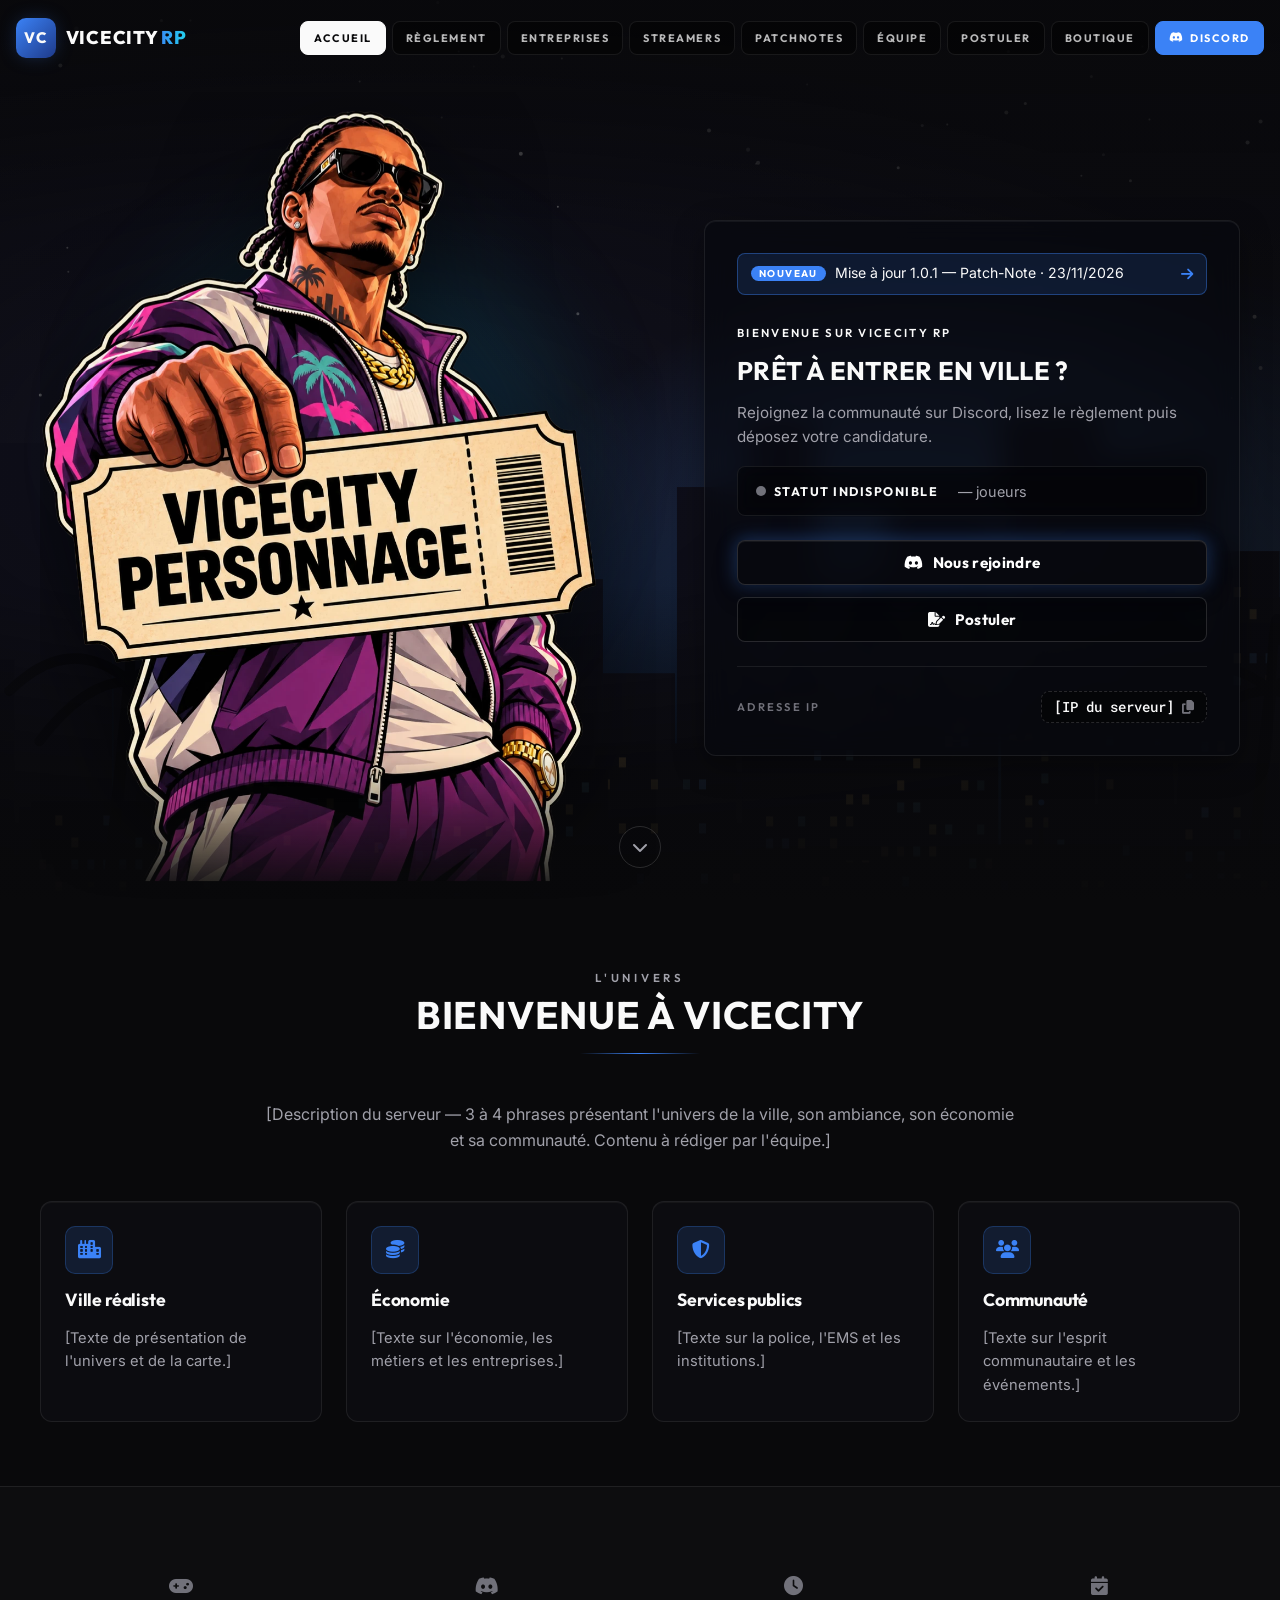
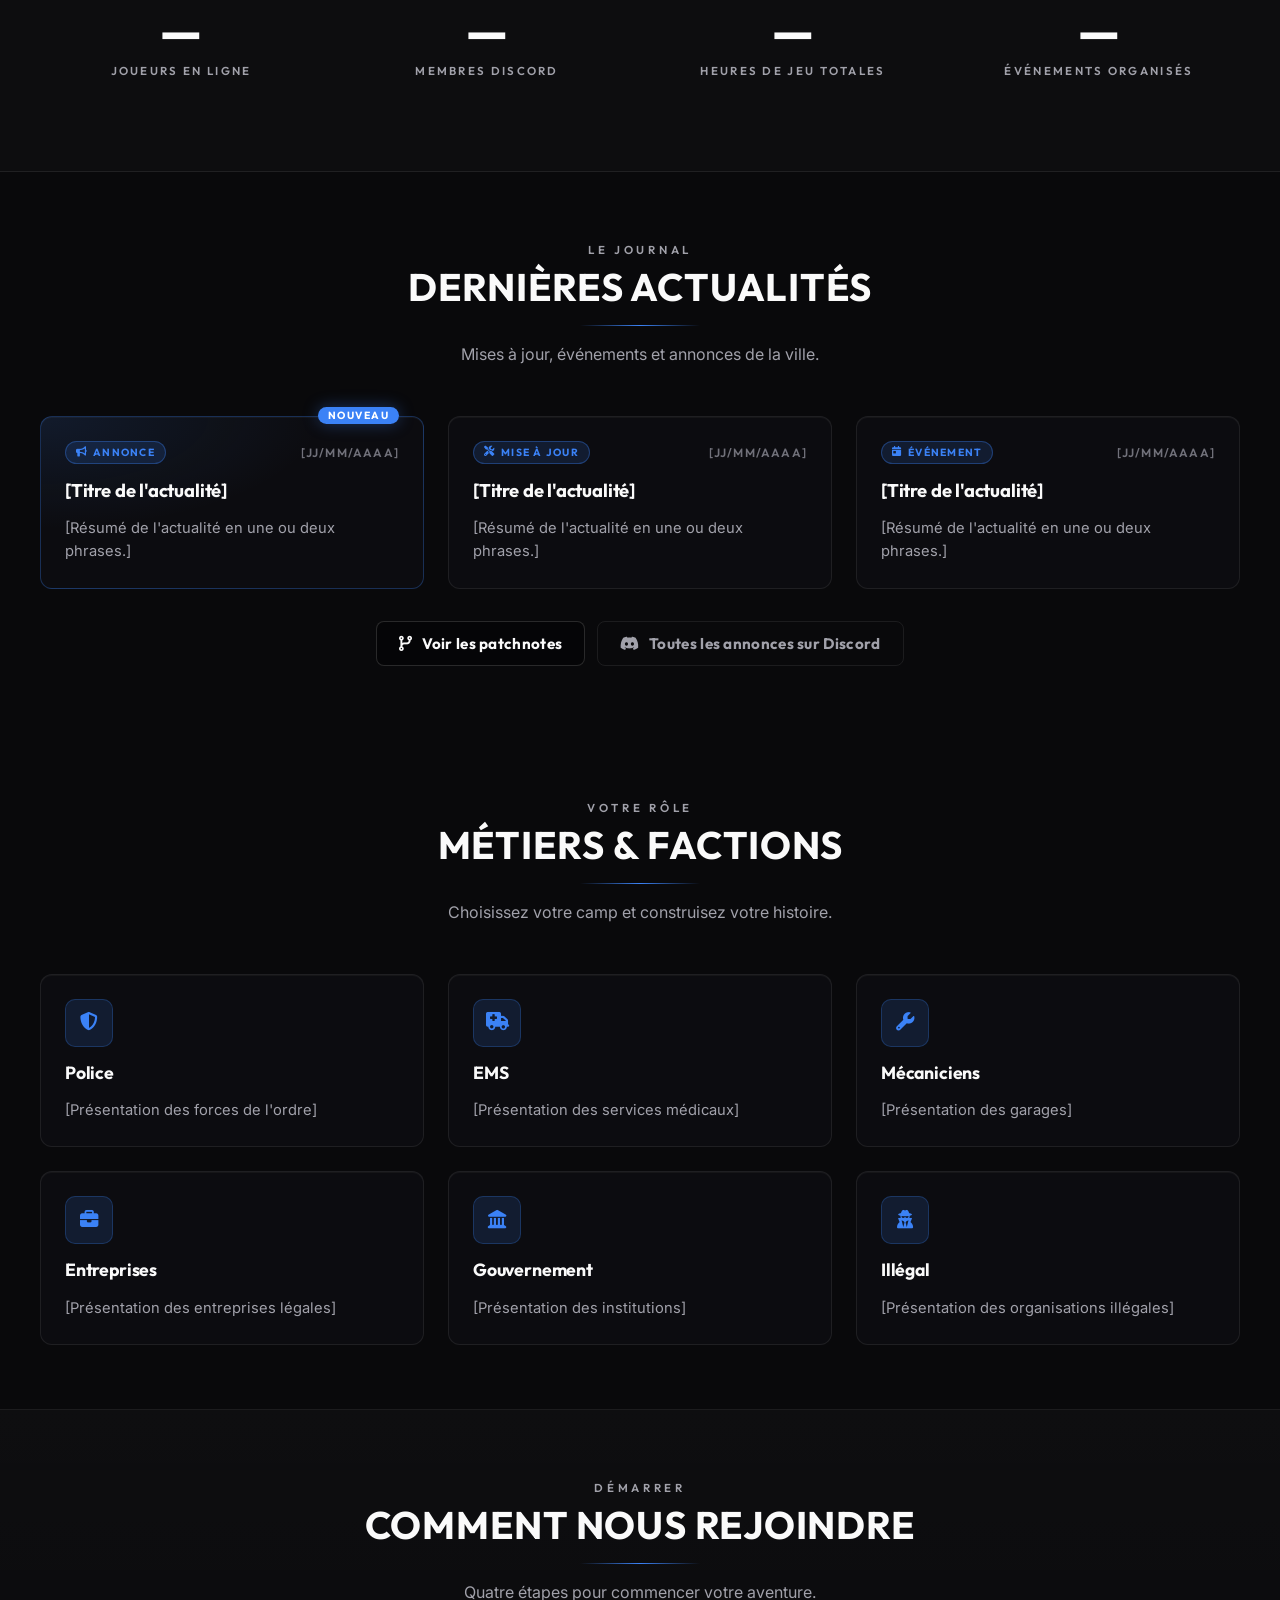
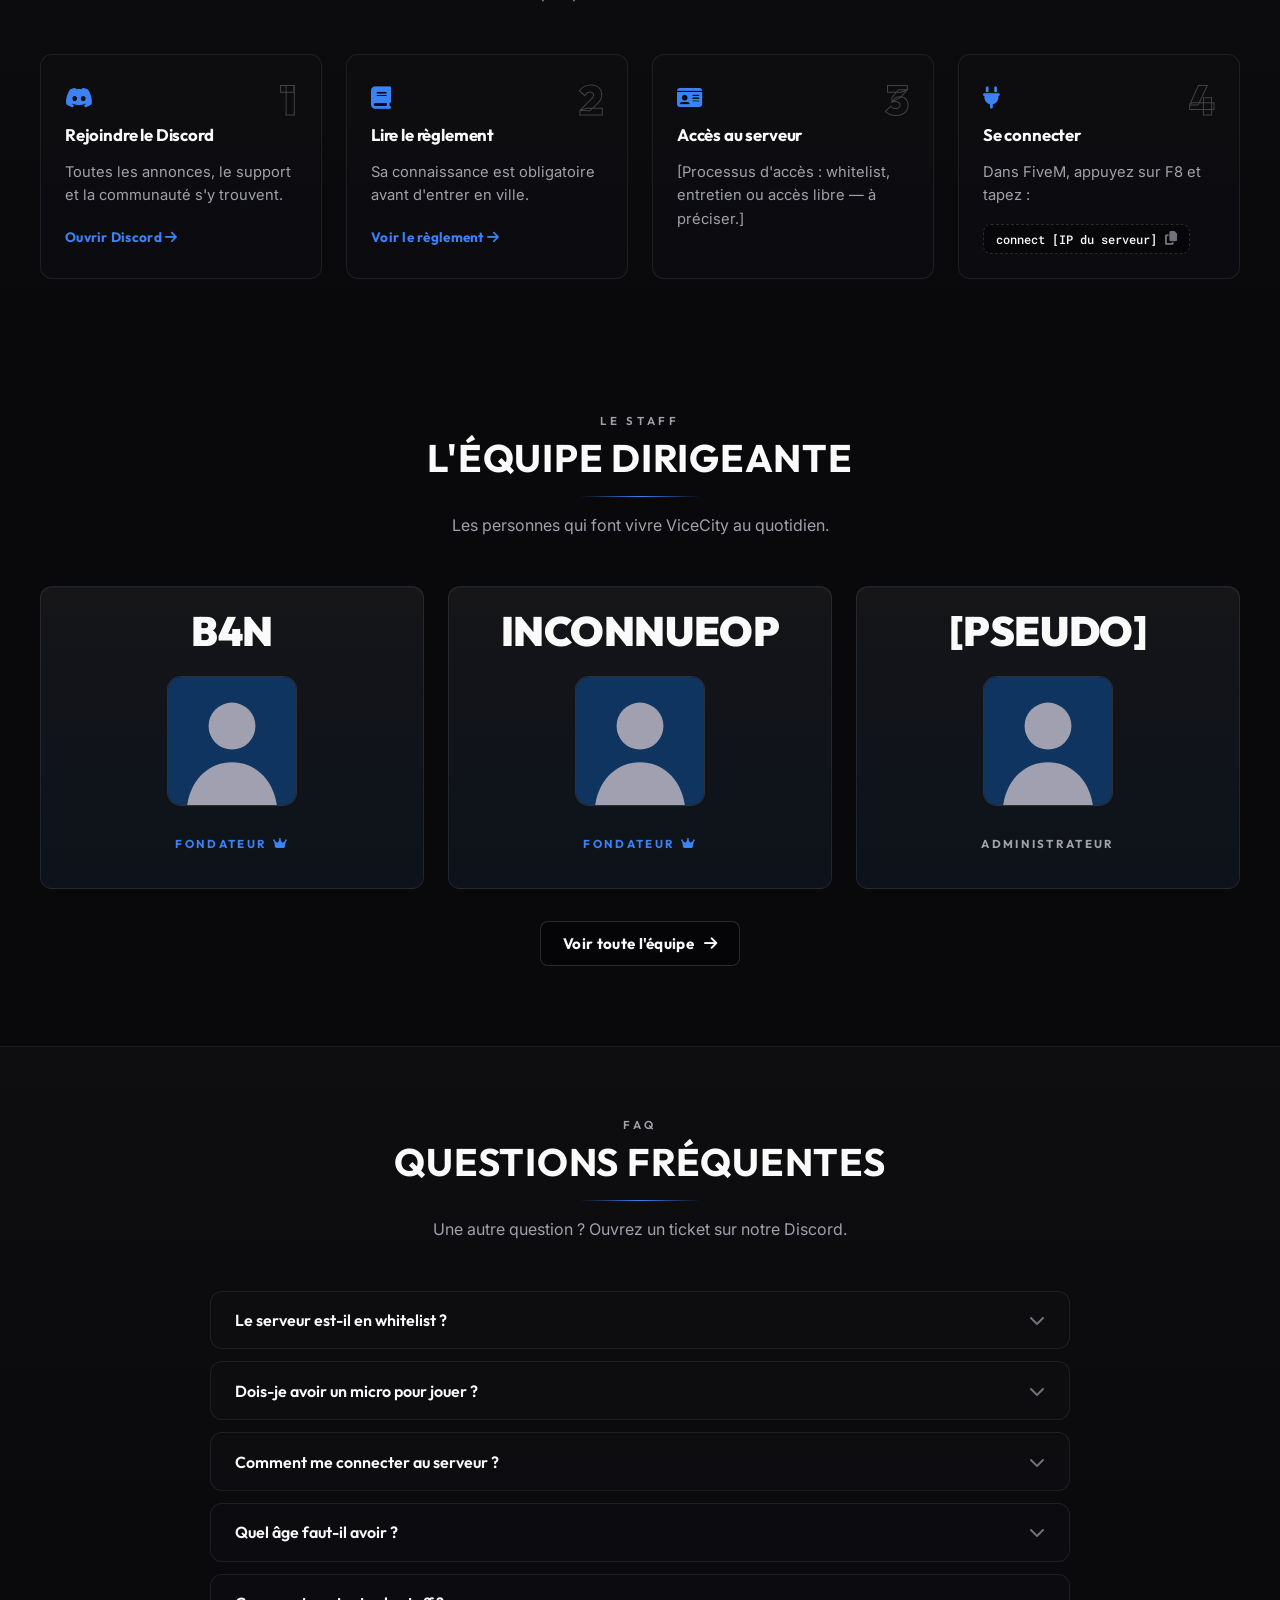
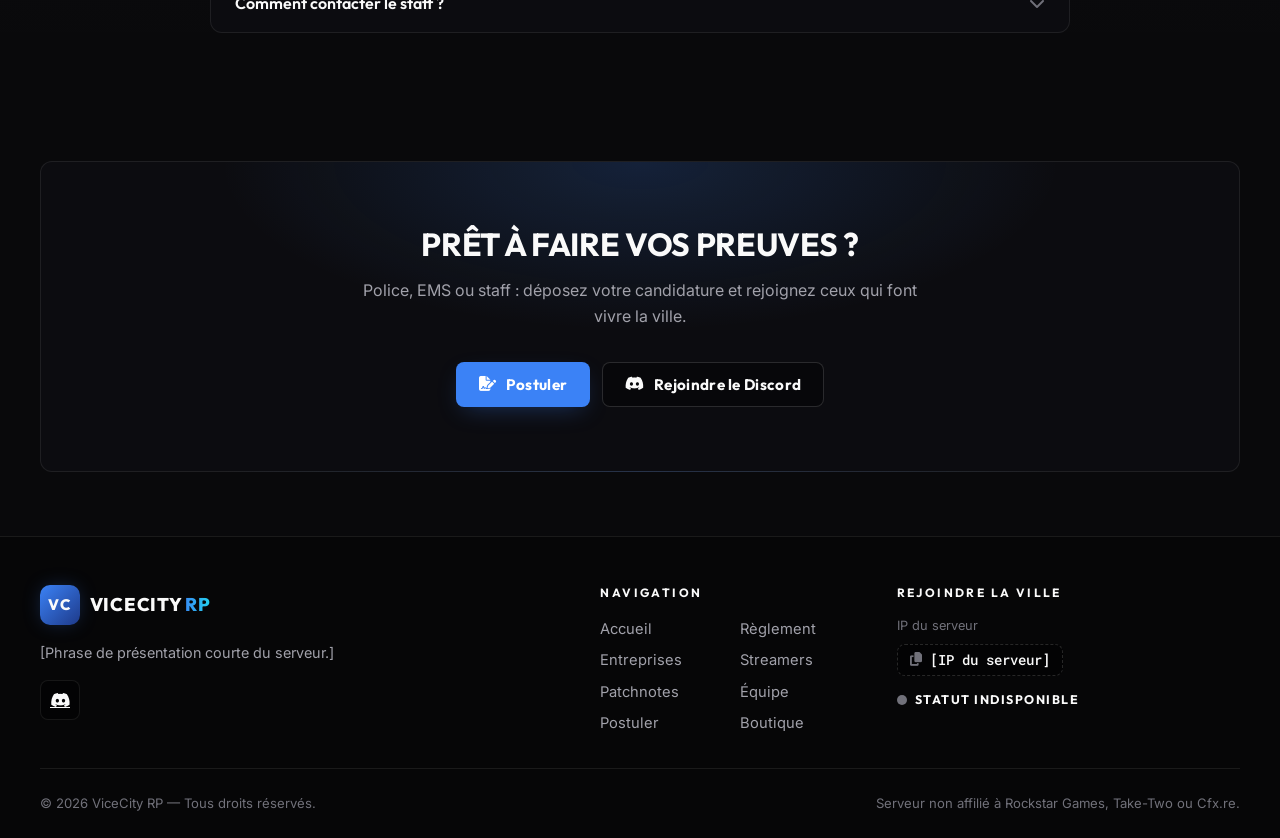
<file: index.html>
<!DOCTYPE html>
<html lang="fr">
<head>
  <meta charset="UTF-8">
  <meta name="viewport" content="width=device-width, initial-scale=1.0">
  <title>ViceCity RP - Serveur FiveM Roleplay</title>
  <meta name="description" content="Rejoignez ViceCity RP, un serveur FiveM roleplay sérieux et immersif. Postulez dès maintenant !">
  <meta name="theme-color" content="#3b82f6">
  <meta property="og:type" content="website">
  <meta property="og:site_name" content="ViceCity RP">
  <meta property="og:title" content="ViceCity RP - Serveur FiveM Roleplay">
  <meta property="og:description" content="Rejoignez ViceCity RP, un serveur FiveM roleplay sérieux et immersif. Postulez dès maintenant !">
  <meta property="og:url" content="https://dx-de.github.io/vicecity-site/">
  <meta property="og:image" content="https://dx-de.github.io/vicecity-site/img/hero-personnage.webp">
  <meta property="og:image:alt" content="Personnage de ViceCity RP tendant un ticket « ViceCity Personnage »">
  <meta name="twitter:card" content="summary">
  <link rel="icon" href="img/favicon.svg" type="image/svg+xml">
  <link rel="preconnect" href="https://fonts.googleapis.com">
  <link rel="preconnect" href="https://fonts.gstatic.com" crossorigin>
  <link href="https://fonts.googleapis.com/css2?family=Inter:wght@400;500;600;700&family=Outfit:wght@500;600;700;800;900&family=Roboto+Mono:wght@500&display=swap" rel="stylesheet">
  <link rel="stylesheet" href="https://cdnjs.cloudflare.com/ajax/libs/font-awesome/6.5.2/css/all.min.css" crossorigin="anonymous" referrerpolicy="no-referrer">
  <link rel="stylesheet" href="css/style.css?v=mwtkqdcs">
  <script>document.documentElement.classList.add("js");</script>
</head>
<body class="home">
  <a class="skip-link" href="#main">Aller au contenu</a>
  <header class="site-header">
    <nav class="nav container" aria-label="Navigation principale">
      <a class="logo" href="index.html" aria-label="ViceCity RP — Accueil">
        <span class="logo-mark" aria-hidden="true">VC</span>
        <span>ViceCity<span class="rp"> RP</span></span>
      </a>
      <button class="nav-toggle" aria-label="Ouvrir le menu" aria-expanded="false" aria-controls="nav-links"><i class="fa-solid fa-bars" aria-hidden="true"></i></button>
      <ul class="nav-links" id="nav-links">
          <li><a href="index.html" aria-current="page">Accueil</a></li>
          <li><a href="reglement.html">Règlement</a></li>
          <li><a href="entreprises.html">Entreprises</a></li>
          <li><a href="streamers.html">Streamers</a></li>
          <li><a href="patchnotes.html">Patchnotes</a></li>
          <li><a href="equipe.html">Équipe</a></li>
          <li><a href="postuler.html">Postuler</a></li>
          <li><a href="boutique.html">Boutique</a></li>
          <li class="nav-cta"><a data-discord href="#"><i class="fa-brands fa-discord" aria-hidden="true"></i> Discord</a></li>
      </ul>
    </nav>
  </header>

  <main id="main">
    <section class="hero" aria-labelledby="hero-title">
      <img class="hero-bg" src="img/hero-placeholder.svg" alt="Illustration placeholder : skyline d'une ville côtière de nuit avec palmiers" fetchpriority="high">
      <div class="container hero-grid">
        <div class="hero-art">
          <img class="hero-character" src="img/hero-personnage.webp" width="1122" height="1402" fetchpriority="high"
               alt="Personnage de ViceCity en survêtement violet tendant un ticket « ViceCity Personnage »">
        </div>
        <aside class="hero-panel" aria-labelledby="hero-title">
          <h1 id="hero-title" class="sr-only">ViceCity RP — Serveur FiveM Roleplay</h1>
          <a class="latest-patch" href="patchnotes.html" data-latest-patch hidden><span class="lp-tag">Nouveau</span> <span data-latest-text></span> <i class="fa-solid fa-arrow-right" aria-hidden="true"></i></a>
          <span class="eyebrow">Bienvenue sur ViceCity RP</span>
          <h2 class="panel-title">Prêt à entrer en ville ?</h2>
          <p>Rejoignez la communauté sur Discord, lisez le règlement puis déposez votre candidature.</p>
          <div class="status-card">
            <span class="status" data-status data-state="loading"><span class="status-dot" aria-hidden="true"></span><span class="status-label">Chargement...</span></span>
            <span class="status-meta" data-players>— joueurs</span>
            <div class="players-bar" aria-hidden="true"><span data-players-bar></span></div>
          </div>
          <div class="btn-group">
            <a class="btn btn-glow" data-discord href="#"><i class="fa-brands fa-discord" aria-hidden="true"></i> Nous rejoindre</a>
            <p class="discord-live" data-discord-live hidden><span class="live-dot" aria-hidden="true"></span> <span data-discord-online>0</span> en ligne · <span data-discord-members>0</span> membres sur Discord</p>
            <a class="btn btn-secondary" href="postuler.html"><i class="fa-solid fa-file-signature" aria-hidden="true"></i> Postuler</a>
            <a class="btn btn-primary" data-connect href="#" hidden><i class="fa-solid fa-play" aria-hidden="true"></i> Se connecter</a>
          </div>
          <div class="panel-ip">
            <span>Adresse IP</span>
            <button class="copy-ip" data-copy-ip type="button" aria-label="Copier l'adresse IP du serveur"><span data-ip></span> <i class="fa-solid fa-copy" aria-hidden="true"></i></button>
          </div>
        </aside>
      </div>
      <a class="scroll-hint" href="#about" aria-label="Défiler vers la présentation"><i class="fa-solid fa-chevron-down" aria-hidden="true"></i></a>
    </section>

    <section class="section" id="about" aria-labelledby="about-title">
      <div class="container">
        <div class="section-title reveal">
          <span class="eyebrow">L'univers</span>
          <h2 id="about-title">Bienvenue à ViceCity</h2>
        </div>
        <p class="about-text reveal">[Description du serveur — 3 à 4 phrases présentant l'univers de la ville, son ambiance, son économie et sa communauté. Contenu à rédiger par l'équipe.]</p>
        <div class="grid grid-4">
          <article class="card feature reveal">
            <div class="feature-icon"><i class="fa-solid fa-city" aria-hidden="true"></i></div>
            <h3>Ville réaliste</h3>
            <p>[Texte de présentation de l'univers et de la carte.]</p>
          </article>
          <article class="card feature reveal">
            <div class="feature-icon"><i class="fa-solid fa-coins" aria-hidden="true"></i></div>
            <h3>Économie</h3>
            <p>[Texte sur l'économie, les métiers et les entreprises.]</p>
          </article>
          <article class="card feature reveal">
            <div class="feature-icon"><i class="fa-solid fa-shield-halved" aria-hidden="true"></i></div>
            <h3>Services publics</h3>
            <p>[Texte sur la police, l'EMS et les institutions.]</p>
          </article>
          <article class="card feature reveal">
            <div class="feature-icon"><i class="fa-solid fa-users" aria-hidden="true"></i></div>
            <h3>Communauté</h3>
            <p>[Texte sur l'esprit communautaire et les événements.]</p>
          </article>
        </div>
      </div>
    </section>

    <section class="stats-band" aria-labelledby="stats-title">
      <div class="container section">
        <h2 id="stats-title" class="sr-only">Statistiques du serveur</h2>
        <div class="grid grid-4">
          <div class="stat reveal"><i class="fa-solid fa-gamepad" aria-hidden="true"></i><span class="stat-value" data-stat="players">—</span><span class="stat-label">Joueurs en ligne</span></div>
          <div class="stat reveal"><i class="fa-brands fa-discord" aria-hidden="true"></i><span class="stat-value" data-stat="discordMembers">—</span><span class="stat-label">Membres Discord</span></div>
          <div class="stat reveal"><i class="fa-solid fa-clock" aria-hidden="true"></i><span class="stat-value" data-stat="totalHours">—</span><span class="stat-label">Heures de jeu totales</span></div>
          <div class="stat reveal"><i class="fa-solid fa-calendar-check" aria-hidden="true"></i><span class="stat-value" data-stat="events">—</span><span class="stat-label">Événements organisés</span></div>
        </div>
      </div>
    </section>

    <section class="section" aria-labelledby="news-title">
      <div class="container">
        <div class="section-title reveal">
          <span class="eyebrow">Le journal</span>
          <h2 id="news-title">Dernières actualités</h2>
          <p>Mises à jour, événements et annonces de la ville.</p>
        </div>
        <div class="grid grid-3" data-news><div class="state"><div class="spinner" aria-hidden="true"></div>Chargement...</div></div>
        <div class="btn-group center-group mt">
          <a class="btn btn-secondary" href="patchnotes.html"><i class="fa-solid fa-code-branch" aria-hidden="true"></i> Voir les patchnotes</a>
          <a class="btn btn-ghost" data-discord href="#"><i class="fa-brands fa-discord" aria-hidden="true"></i> Toutes les annonces sur Discord</a>
        </div>
      </div>
    </section>

    <section class="section" aria-labelledby="jobs-title">
      <div class="container">
        <div class="section-title reveal">
          <span class="eyebrow">Votre rôle</span>
          <h2 id="jobs-title">Métiers & factions</h2>
          <p>Choisissez votre camp et construisez votre histoire.</p>
        </div>
        <div class="grid grid-3" data-jobs><div class="state"><div class="spinner" aria-hidden="true"></div>Chargement...</div></div>
      </div>
    </section>

    <section class="section section-alt" aria-labelledby="join-title">
      <div class="container">
        <div class="section-title reveal">
          <span class="eyebrow">Démarrer</span>
          <h2 id="join-title">Comment nous rejoindre</h2>
          <p>Quatre étapes pour commencer votre aventure.</p>
        </div>
        <ol class="steps">
          <li class="step reveal">
            <span class="step-num" aria-hidden="true">1</span>
            <i class="fa-brands fa-discord step-icon" aria-hidden="true"></i>
            <h3>Rejoindre le Discord</h3>
            <p>Toutes les annonces, le support et la communauté s'y trouvent.</p>
            <a class="step-link" data-discord href="#">Ouvrir Discord <i class="fa-solid fa-arrow-right" aria-hidden="true"></i></a>
          </li>
          <li class="step reveal">
            <span class="step-num" aria-hidden="true">2</span>
            <i class="fa-solid fa-book step-icon" aria-hidden="true"></i>
            <h3>Lire le règlement</h3>
            <p>Sa connaissance est obligatoire avant d'entrer en ville.</p>
            <a class="step-link" href="reglement.html">Voir le règlement <i class="fa-solid fa-arrow-right" aria-hidden="true"></i></a>
          </li>
          <li class="step reveal">
            <span class="step-num" aria-hidden="true">3</span>
            <i class="fa-solid fa-id-card step-icon" aria-hidden="true"></i>
            <h3>Accès au serveur</h3>
            <p>[Processus d'accès : whitelist, entretien ou accès libre — à préciser.]</p>
          </li>
          <li class="step reveal">
            <span class="step-num" aria-hidden="true">4</span>
            <i class="fa-solid fa-plug step-icon" aria-hidden="true"></i>
            <h3>Se connecter</h3>
            <p>Dans FiveM, appuyez sur F8 et tapez :</p>
            <button class="copy-ip step-code" data-copy-connect type="button" aria-label="Copier la commande de connexion"><code data-connect-cmd>connect [IP du serveur]</code> <i class="fa-solid fa-copy" aria-hidden="true"></i></button>
          </li>
        </ol>
      </div>
    </section>

    <section class="section" aria-labelledby="team-title">
      <div class="container">
        <div class="section-title reveal">
          <span class="eyebrow">Le staff</span>
          <h2 id="team-title">L'équipe dirigeante</h2>
          <p>Les personnes qui font vivre ViceCity au quotidien.</p>
        </div>
        <div class="grid grid-3" data-team="featured"><div class="state"><div class="spinner" aria-hidden="true"></div>Chargement...</div></div>
        <p class="center mt"><a class="btn btn-secondary" href="equipe.html">Voir toute l'équipe <i class="fa-solid fa-arrow-right" aria-hidden="true"></i></a></p>
      </div>
    </section>

    <section class="section" aria-labelledby="discord-title" data-discord-section hidden>
      <div class="container">
        <div class="discord-card reveal">
          <img class="discord-icon" data-discord-icon src="img/favicon.svg" alt="" width="96" height="96">
          <div class="discord-info">
            <span class="eyebrow">Rejoins la communauté</span>
            <h2 id="discord-title" data-discord-name>ViceCity RP</h2>
            <p class="discord-counts">
              <span><span class="live-dot" aria-hidden="true"></span> <strong data-discord-online>0</strong> en ligne</span>
              <span><span class="dot-grey" aria-hidden="true"></span> <strong data-discord-members>0</strong> membres</span>
            </p>
            <p class="muted">Annonces, recrutements, support et patchnotes : tout se passe sur le Discord.</p>
          </div>
          <a class="btn btn-primary discord-join" data-discord href="#"><i class="fa-brands fa-discord" aria-hidden="true"></i> Rejoindre le Discord</a>
        </div>
      </div>
    </section>

    <section class="section section-alt" aria-labelledby="faq-title">
      <div class="container">
        <div class="section-title reveal">
          <span class="eyebrow">FAQ</span>
          <h2 id="faq-title">Questions fréquentes</h2>
          <p>Une autre question ? Ouvrez un ticket sur notre Discord.</p>
        </div>
        <div class="accordion" data-faq><div class="state"><div class="spinner" aria-hidden="true"></div>Chargement...</div></div>
      </div>
    </section>

    <section class="section" aria-labelledby="cta-title">
      <div class="container">
        <div class="cta reveal">
          <h2 id="cta-title">Prêt à faire vos preuves ?</h2>
          <p>Police, EMS ou staff : déposez votre candidature et rejoignez ceux qui font vivre la ville.</p>
          <div class="btn-group center-group">
            <a class="btn btn-primary" href="postuler.html"><i class="fa-solid fa-file-signature" aria-hidden="true"></i> Postuler</a>
            <a class="btn btn-secondary" data-discord href="#"><i class="fa-brands fa-discord" aria-hidden="true"></i> Rejoindre le Discord</a>
          </div>
        </div>
      </div>
    </section>
  </main>

  <footer class="site-footer">
    <div class="container footer-grid">
      <div class="footer-brand">
        <a class="logo" href="index.html" aria-label="ViceCity RP — Accueil">
          <span class="logo-mark" aria-hidden="true">VC</span>
          <span>ViceCity<span class="rp"> RP</span></span>
        </a>
        <p>[Phrase de présentation courte du serveur.]</p>
        <div class="social">
          <a data-discord href="#" aria-label="Rejoindre notre Discord"><i class="fa-brands fa-discord" aria-hidden="true"></i></a>
        </div>
      </div>
      <nav aria-label="Liens du pied de page">
        <h2 class="footer-title">Navigation</h2>
        <ul class="footer-links"><li><a href="index.html">Accueil</a></li><li><a href="reglement.html">Règlement</a></li><li><a href="entreprises.html">Entreprises</a></li><li><a href="streamers.html">Streamers</a></li><li><a href="patchnotes.html">Patchnotes</a></li><li><a href="equipe.html">Équipe</a></li><li><a href="postuler.html">Postuler</a></li><li><a href="boutique.html">Boutique</a></li></ul>
      </nav>
      <div>
        <h2 class="footer-title">Rejoindre la ville</h2>
        <p class="footer-ip">IP du serveur</p>
        <button class="copy-ip copy-ip-lg" data-copy-ip type="button" aria-label="Copier l'adresse IP du serveur"><i class="fa-solid fa-copy" aria-hidden="true"></i> <span data-ip>[IP du serveur]</span></button>
        <p class="status footer-status" data-status data-state="loading"><span class="status-dot" aria-hidden="true"></span><span class="status-label">Chargement...</span></p>
      </div>
    </div>
    <div class="container footer-bottom">
      <p>&copy; <span data-year></span> ViceCity RP — Tous droits réservés.</p>
      <p>Serveur non affilié à Rockstar Games, Take-Two ou Cfx.re.</p>
    </div>
  </footer>

  <button class="back-to-top" type="button" aria-label="Retour en haut de la page"><i class="fa-solid fa-arrow-up" aria-hidden="true"></i></button>

  <!-- patchnotes.js est mis à jour par Embed Sender : on le charge toujours frais (jamais depuis le cache) -->
  <script>document.write('<script src="js/patchnotes.js?t=' + Date.now() + '"><\/script>');</script>
  <script src="js/data.js?v=mwtkqdcs"></script>
  <script src="js/main.js?v=mwtkqdcs"></script>
</body>
</html>
</file>
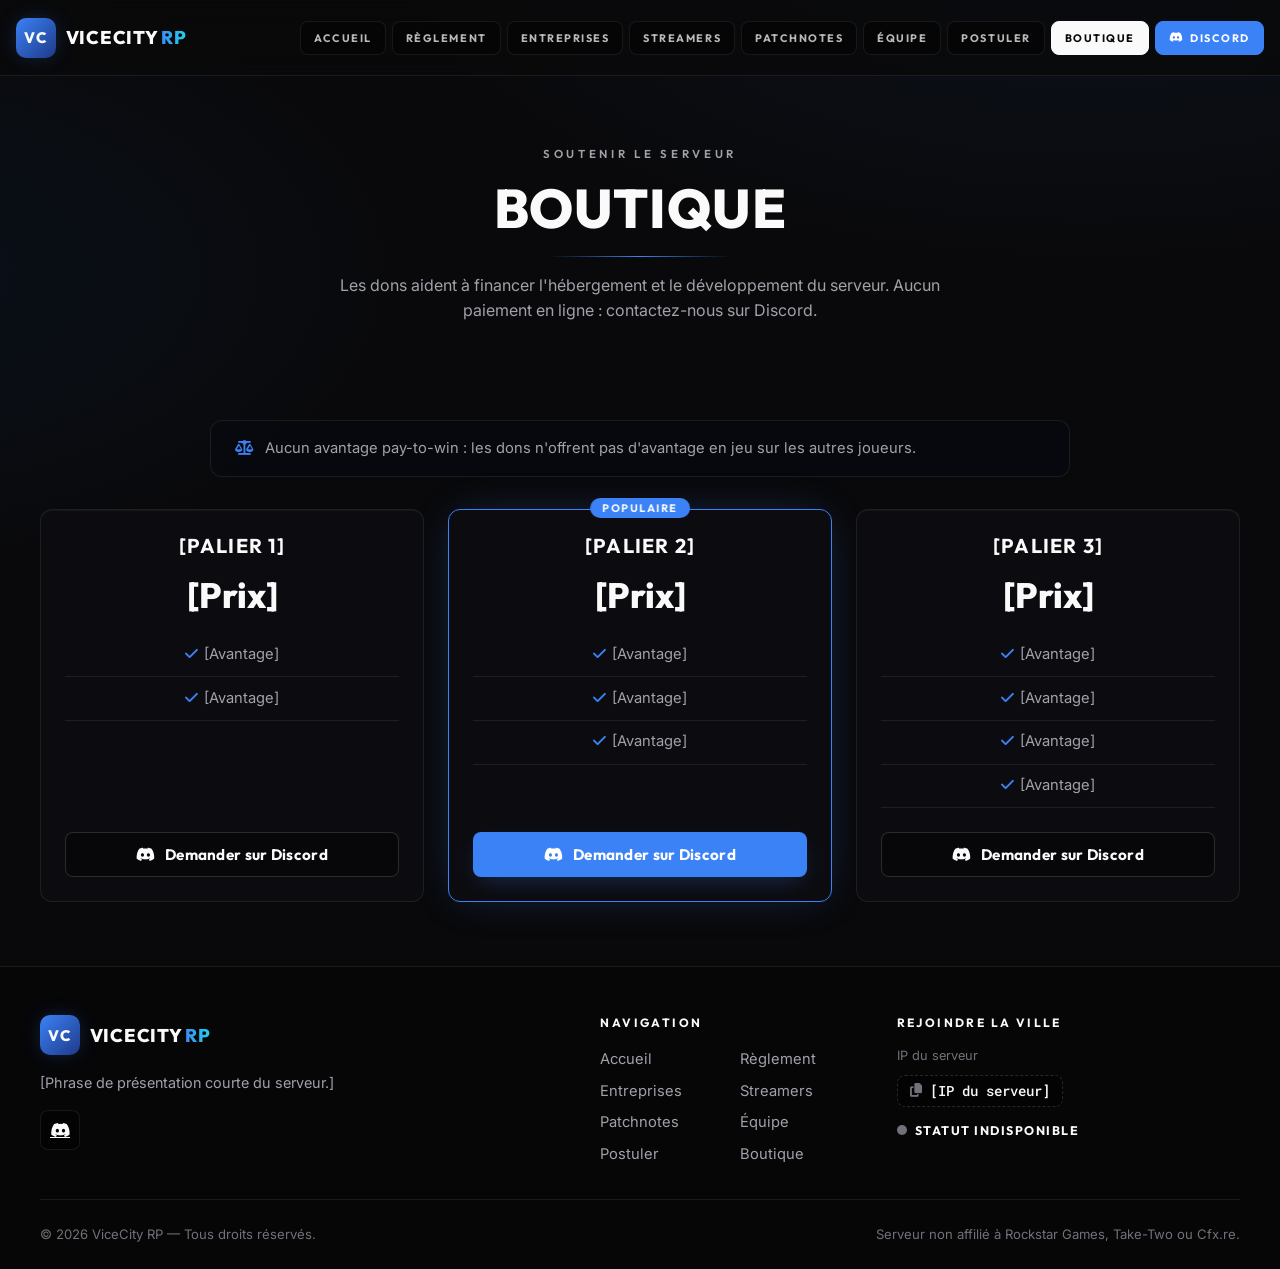
<file: boutique.html>
<!DOCTYPE html>
<html lang="fr">
<head>
  <meta charset="UTF-8">
  <meta name="viewport" content="width=device-width, initial-scale=1.0">
  <title>Boutique - ViceCity RP</title>
  <meta name="description" content="Les avantages donateurs de ViceCity RP.">
  <meta name="theme-color" content="#3b82f6">
  <meta property="og:type" content="website">
  <meta property="og:site_name" content="ViceCity RP">
  <meta property="og:title" content="Boutique - ViceCity RP">
  <meta property="og:description" content="Les avantages donateurs de ViceCity RP.">
  <meta property="og:url" content="https://dx-de.github.io/vicecity-site/boutique.html">
  <meta property="og:image" content="https://dx-de.github.io/vicecity-site/img/hero-personnage.webp">
  <meta property="og:image:alt" content="Personnage de ViceCity RP tendant un ticket « ViceCity Personnage »">
  <meta name="twitter:card" content="summary">
  <link rel="icon" href="img/favicon.svg" type="image/svg+xml">
  <link rel="preconnect" href="https://fonts.googleapis.com">
  <link rel="preconnect" href="https://fonts.gstatic.com" crossorigin>
  <link href="https://fonts.googleapis.com/css2?family=Inter:wght@400;500;600;700&family=Outfit:wght@500;600;700;800;900&family=Roboto+Mono:wght@500&display=swap" rel="stylesheet">
  <link rel="stylesheet" href="https://cdnjs.cloudflare.com/ajax/libs/font-awesome/6.5.2/css/all.min.css" crossorigin="anonymous" referrerpolicy="no-referrer">
  <link rel="stylesheet" href="css/style.css?v=mwtkqdcs">
  <script>document.documentElement.classList.add("js");</script>
</head>
<body>
  <a class="skip-link" href="#main">Aller au contenu</a>
  <header class="site-header">
    <nav class="nav container" aria-label="Navigation principale">
      <a class="logo" href="index.html" aria-label="ViceCity RP — Accueil">
        <span class="logo-mark" aria-hidden="true">VC</span>
        <span>ViceCity<span class="rp"> RP</span></span>
      </a>
      <button class="nav-toggle" aria-label="Ouvrir le menu" aria-expanded="false" aria-controls="nav-links"><i class="fa-solid fa-bars" aria-hidden="true"></i></button>
      <ul class="nav-links" id="nav-links">
          <li><a href="index.html">Accueil</a></li>
          <li><a href="reglement.html">Règlement</a></li>
          <li><a href="entreprises.html">Entreprises</a></li>
          <li><a href="streamers.html">Streamers</a></li>
          <li><a href="patchnotes.html">Patchnotes</a></li>
          <li><a href="equipe.html">Équipe</a></li>
          <li><a href="postuler.html">Postuler</a></li>
          <li><a href="boutique.html" aria-current="page">Boutique</a></li>
          <li class="nav-cta"><a data-discord href="#"><i class="fa-brands fa-discord" aria-hidden="true"></i> Discord</a></li>
      </ul>
    </nav>
  </header>

  <main id="main">
    <section class="page-header">
      <div class="container">
        <span class="eyebrow">Soutenir le serveur</span>
        <h1>Boutique</h1>
        <p>Les dons aident à financer l'hébergement et le développement du serveur. Aucun paiement en ligne : contactez-nous sur Discord.</p>
      </div>
    </section>
    <section class="section" aria-label="Paliers donateurs">
      <div class="container">
        <p class="notice"><i class="fa-solid fa-scale-balanced" aria-hidden="true"></i> Aucun avantage pay-to-win : les dons n'offrent pas d'avantage en jeu sur les autres joueurs.</p>
        <div class="grid grid-3" data-shop><div class="state"><div class="spinner" aria-hidden="true"></div>Chargement...</div></div>
      </div>
    </section>
  </main>

  <footer class="site-footer">
    <div class="container footer-grid">
      <div class="footer-brand">
        <a class="logo" href="index.html" aria-label="ViceCity RP — Accueil">
          <span class="logo-mark" aria-hidden="true">VC</span>
          <span>ViceCity<span class="rp"> RP</span></span>
        </a>
        <p>[Phrase de présentation courte du serveur.]</p>
        <div class="social">
          <a data-discord href="#" aria-label="Rejoindre notre Discord"><i class="fa-brands fa-discord" aria-hidden="true"></i></a>
        </div>
      </div>
      <nav aria-label="Liens du pied de page">
        <h2 class="footer-title">Navigation</h2>
        <ul class="footer-links"><li><a href="index.html">Accueil</a></li><li><a href="reglement.html">Règlement</a></li><li><a href="entreprises.html">Entreprises</a></li><li><a href="streamers.html">Streamers</a></li><li><a href="patchnotes.html">Patchnotes</a></li><li><a href="equipe.html">Équipe</a></li><li><a href="postuler.html">Postuler</a></li><li><a href="boutique.html">Boutique</a></li></ul>
      </nav>
      <div>
        <h2 class="footer-title">Rejoindre la ville</h2>
        <p class="footer-ip">IP du serveur</p>
        <button class="copy-ip copy-ip-lg" data-copy-ip type="button" aria-label="Copier l'adresse IP du serveur"><i class="fa-solid fa-copy" aria-hidden="true"></i> <span data-ip>[IP du serveur]</span></button>
        <p class="status footer-status" data-status data-state="loading"><span class="status-dot" aria-hidden="true"></span><span class="status-label">Chargement...</span></p>
      </div>
    </div>
    <div class="container footer-bottom">
      <p>&copy; <span data-year></span> ViceCity RP — Tous droits réservés.</p>
      <p>Serveur non affilié à Rockstar Games, Take-Two ou Cfx.re.</p>
    </div>
  </footer>

  <button class="back-to-top" type="button" aria-label="Retour en haut de la page"><i class="fa-solid fa-arrow-up" aria-hidden="true"></i></button>

  <!-- patchnotes.js est mis à jour par Embed Sender : on le charge toujours frais (jamais depuis le cache) -->
  <script>document.write('<script src="js/patchnotes.js?t=' + Date.now() + '"><\/script>');</script>
  <script src="js/data.js?v=mwtkqdcs"></script>
  <script src="js/main.js?v=mwtkqdcs"></script>
</body>
</html>
</file>
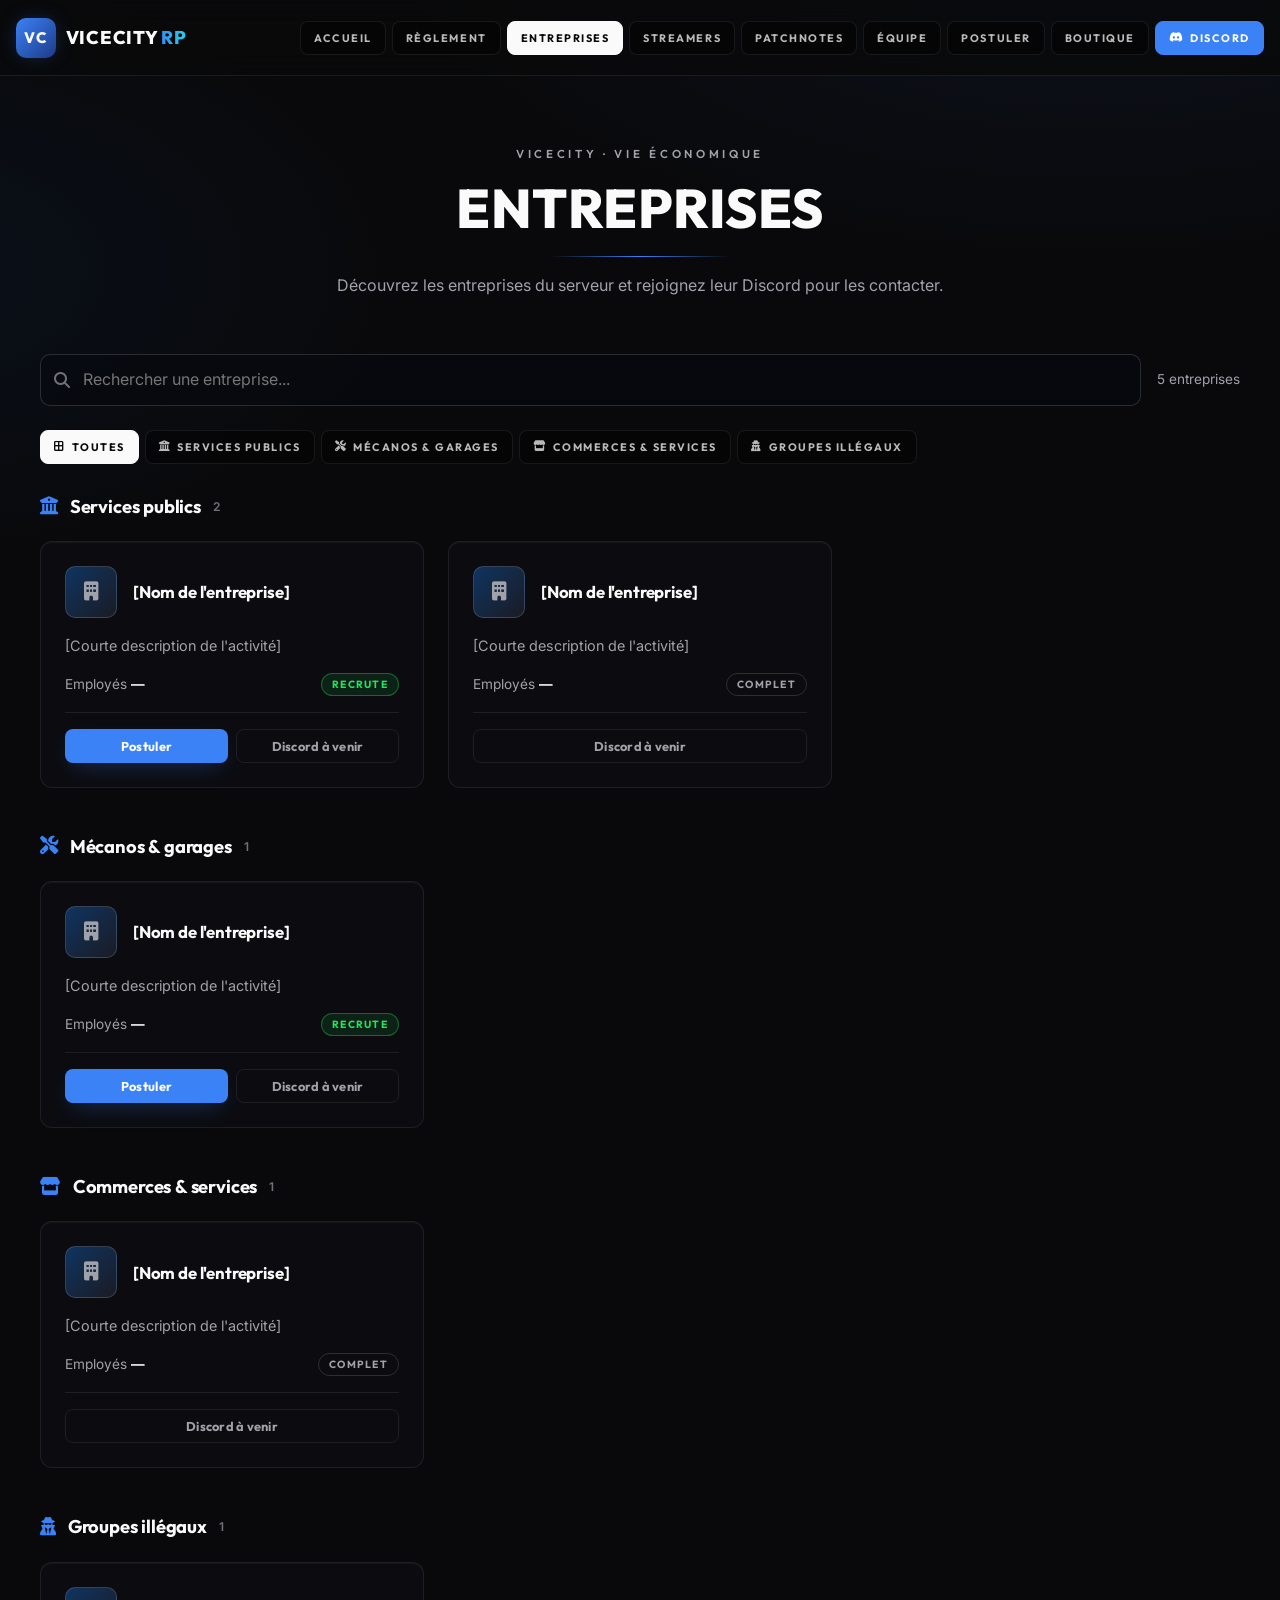
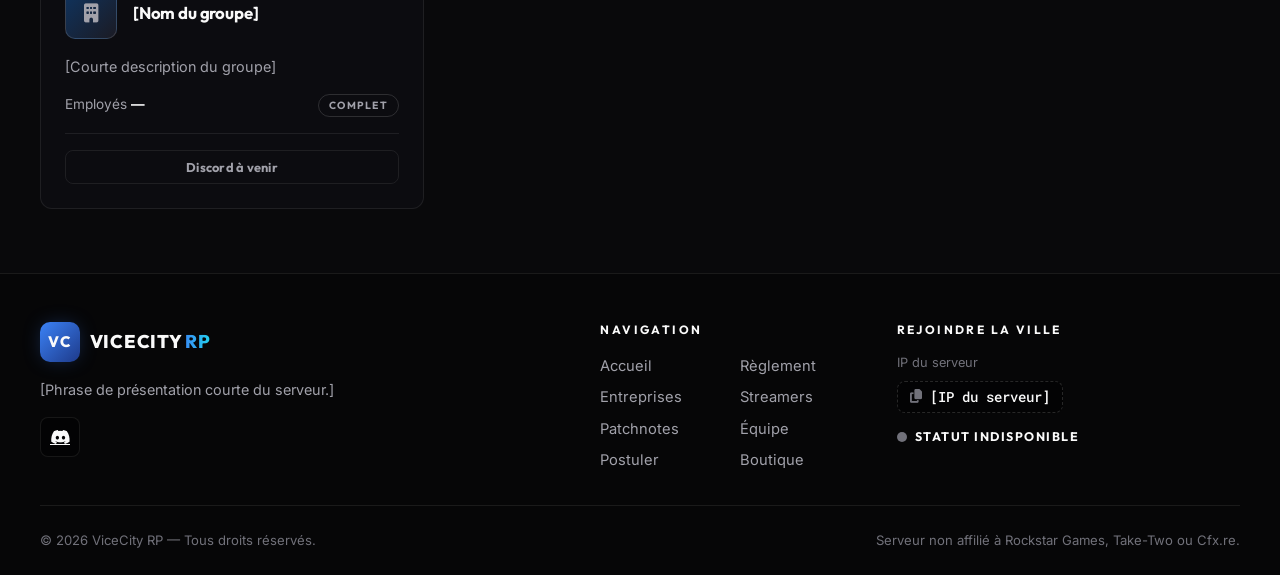
<file: entreprises.html>
<!DOCTYPE html>
<html lang="fr">
<head>
  <meta charset="UTF-8">
  <meta name="viewport" content="width=device-width, initial-scale=1.0">
  <title>Entreprises - ViceCity RP</title>
  <meta name="description" content="Découvrez les entreprises, services publics et organisations de ViceCity RP.">
  <meta name="theme-color" content="#3b82f6">
  <meta property="og:type" content="website">
  <meta property="og:site_name" content="ViceCity RP">
  <meta property="og:title" content="Entreprises - ViceCity RP">
  <meta property="og:description" content="Découvrez les entreprises, services publics et organisations de ViceCity RP.">
  <meta property="og:url" content="https://dx-de.github.io/vicecity-site/entreprises.html">
  <meta property="og:image" content="https://dx-de.github.io/vicecity-site/img/hero-personnage.webp">
  <meta property="og:image:alt" content="Personnage de ViceCity RP tendant un ticket « ViceCity Personnage »">
  <meta name="twitter:card" content="summary">
  <link rel="icon" href="img/favicon.svg" type="image/svg+xml">
  <link rel="preconnect" href="https://fonts.googleapis.com">
  <link rel="preconnect" href="https://fonts.gstatic.com" crossorigin>
  <link href="https://fonts.googleapis.com/css2?family=Inter:wght@400;500;600;700&family=Outfit:wght@500;600;700;800;900&family=Roboto+Mono:wght@500&display=swap" rel="stylesheet">
  <link rel="stylesheet" href="https://cdnjs.cloudflare.com/ajax/libs/font-awesome/6.5.2/css/all.min.css" crossorigin="anonymous" referrerpolicy="no-referrer">
  <link rel="stylesheet" href="css/style.css?v=mwtkqdcs">
  <script>document.documentElement.classList.add("js");</script>
</head>
<body>
  <a class="skip-link" href="#main">Aller au contenu</a>
  <header class="site-header">
    <nav class="nav container" aria-label="Navigation principale">
      <a class="logo" href="index.html" aria-label="ViceCity RP — Accueil">
        <span class="logo-mark" aria-hidden="true">VC</span>
        <span>ViceCity<span class="rp"> RP</span></span>
      </a>
      <button class="nav-toggle" aria-label="Ouvrir le menu" aria-expanded="false" aria-controls="nav-links"><i class="fa-solid fa-bars" aria-hidden="true"></i></button>
      <ul class="nav-links" id="nav-links">
          <li><a href="index.html">Accueil</a></li>
          <li><a href="reglement.html">Règlement</a></li>
          <li><a href="entreprises.html" aria-current="page">Entreprises</a></li>
          <li><a href="streamers.html">Streamers</a></li>
          <li><a href="patchnotes.html">Patchnotes</a></li>
          <li><a href="equipe.html">Équipe</a></li>
          <li><a href="postuler.html">Postuler</a></li>
          <li><a href="boutique.html">Boutique</a></li>
          <li class="nav-cta"><a data-discord href="#"><i class="fa-brands fa-discord" aria-hidden="true"></i> Discord</a></li>
      </ul>
    </nav>
  </header>

  <main id="main">
    <section class="page-header">
      <div class="container">
        <span class="eyebrow">ViceCity · Vie économique</span>
        <h1>Entreprises</h1>
        <p>Découvrez les entreprises du serveur et rejoignez leur Discord pour les contacter.</p>
      </div>
    </section>
    <section class="section" style="padding-top:var(--s3)" aria-label="Annuaire des entreprises">
      <div class="container">
        <div class="toolbar">
          <div class="search">
            <i class="fa-solid fa-magnifying-glass" aria-hidden="true"></i>
            <label for="company-search" class="sr-only">Rechercher une entreprise</label>
            <input id="company-search" type="search" placeholder="Rechercher une entreprise..." autocomplete="off">
          </div>
          <span class="toolbar-count" data-company-count aria-live="polite">0 entreprise</span>
        </div>
        <div class="filters" role="group" aria-label="Filtrer par catégorie" data-company-filters></div>
        <p class="state" data-company-empty hidden>Aucune entreprise ne correspond à votre recherche.</p>
        <div data-companies><div class="state"><div class="spinner" aria-hidden="true"></div>Chargement...</div></div>
      </div>
    </section>
  </main>

  <footer class="site-footer">
    <div class="container footer-grid">
      <div class="footer-brand">
        <a class="logo" href="index.html" aria-label="ViceCity RP — Accueil">
          <span class="logo-mark" aria-hidden="true">VC</span>
          <span>ViceCity<span class="rp"> RP</span></span>
        </a>
        <p>[Phrase de présentation courte du serveur.]</p>
        <div class="social">
          <a data-discord href="#" aria-label="Rejoindre notre Discord"><i class="fa-brands fa-discord" aria-hidden="true"></i></a>
        </div>
      </div>
      <nav aria-label="Liens du pied de page">
        <h2 class="footer-title">Navigation</h2>
        <ul class="footer-links"><li><a href="index.html">Accueil</a></li><li><a href="reglement.html">Règlement</a></li><li><a href="entreprises.html">Entreprises</a></li><li><a href="streamers.html">Streamers</a></li><li><a href="patchnotes.html">Patchnotes</a></li><li><a href="equipe.html">Équipe</a></li><li><a href="postuler.html">Postuler</a></li><li><a href="boutique.html">Boutique</a></li></ul>
      </nav>
      <div>
        <h2 class="footer-title">Rejoindre la ville</h2>
        <p class="footer-ip">IP du serveur</p>
        <button class="copy-ip copy-ip-lg" data-copy-ip type="button" aria-label="Copier l'adresse IP du serveur"><i class="fa-solid fa-copy" aria-hidden="true"></i> <span data-ip>[IP du serveur]</span></button>
        <p class="status footer-status" data-status data-state="loading"><span class="status-dot" aria-hidden="true"></span><span class="status-label">Chargement...</span></p>
      </div>
    </div>
    <div class="container footer-bottom">
      <p>&copy; <span data-year></span> ViceCity RP — Tous droits réservés.</p>
      <p>Serveur non affilié à Rockstar Games, Take-Two ou Cfx.re.</p>
    </div>
  </footer>

  <button class="back-to-top" type="button" aria-label="Retour en haut de la page"><i class="fa-solid fa-arrow-up" aria-hidden="true"></i></button>

  <!-- patchnotes.js est mis à jour par Embed Sender : on le charge toujours frais (jamais depuis le cache) -->
  <script>document.write('<script src="js/patchnotes.js?t=' + Date.now() + '"><\/script>');</script>
  <script src="js/data.js?v=mwtkqdcs"></script>
  <script src="js/main.js?v=mwtkqdcs"></script>
</body>
</html>
</file>
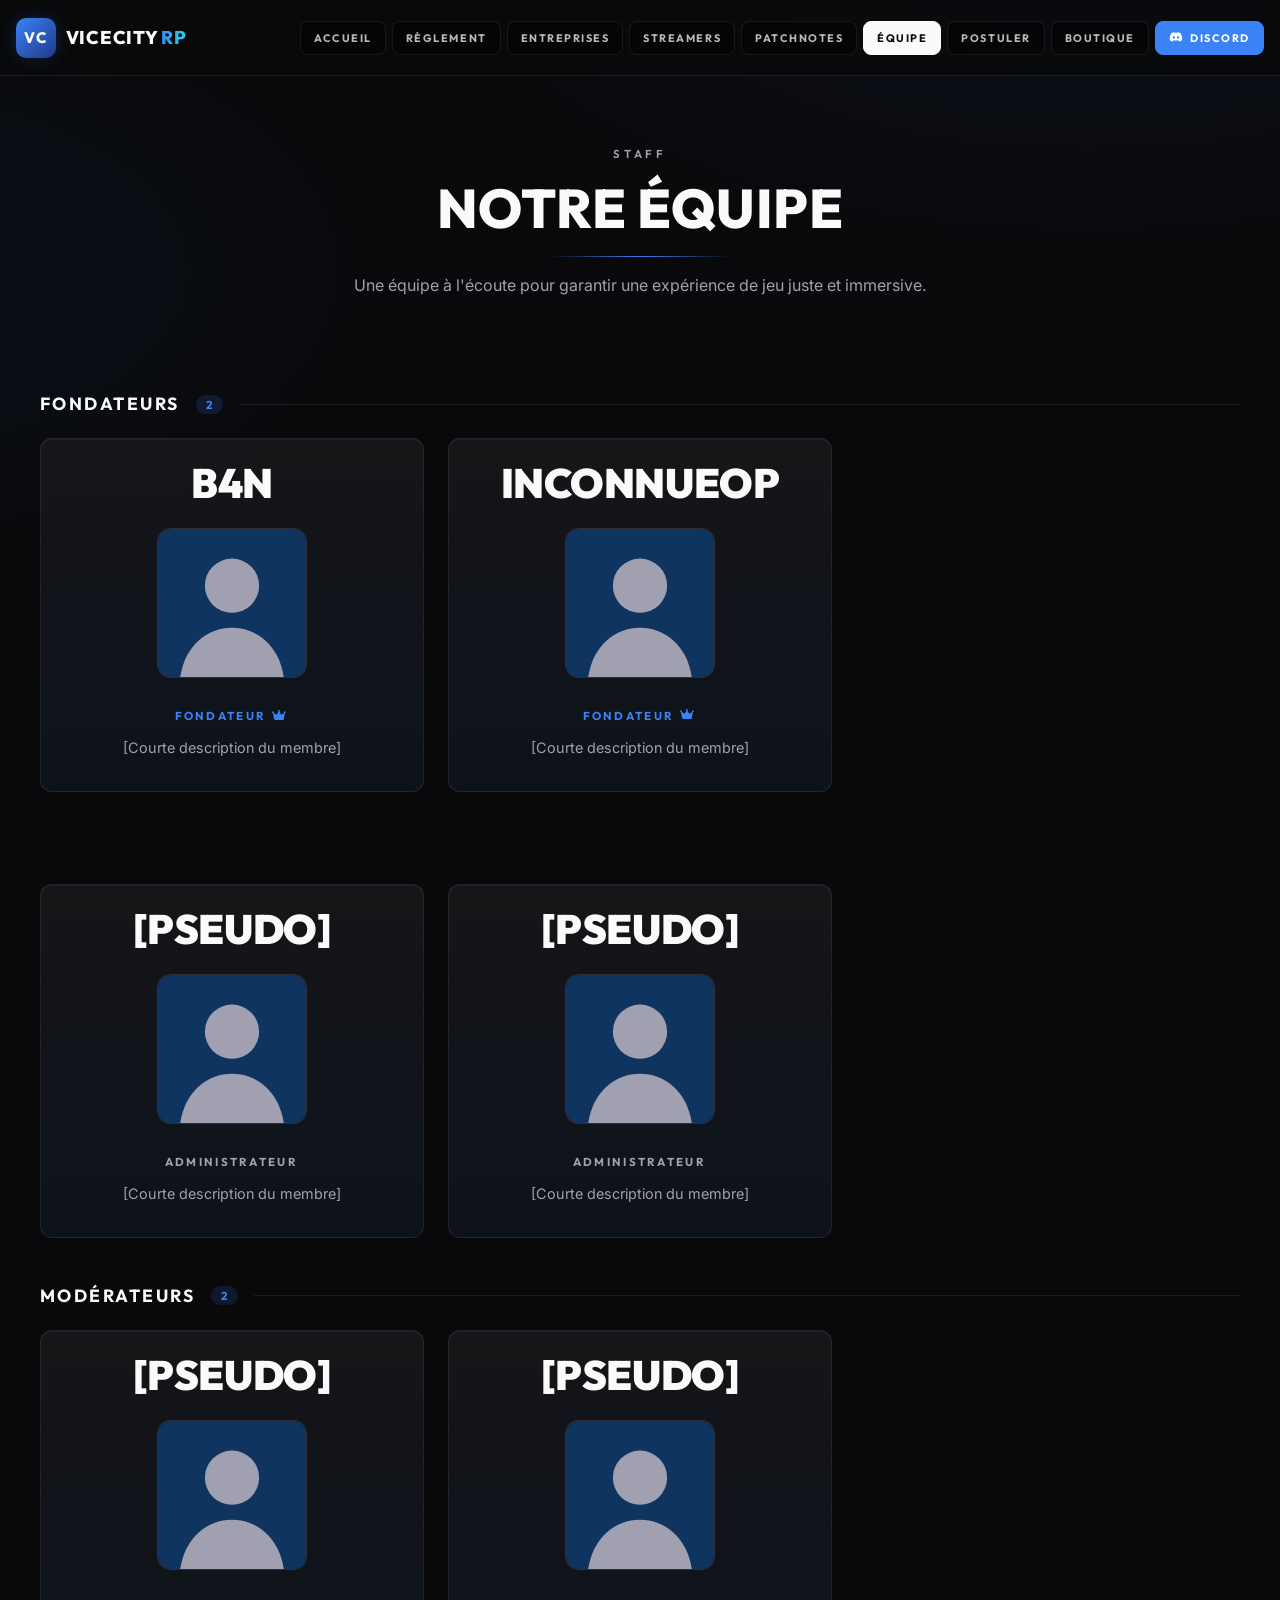
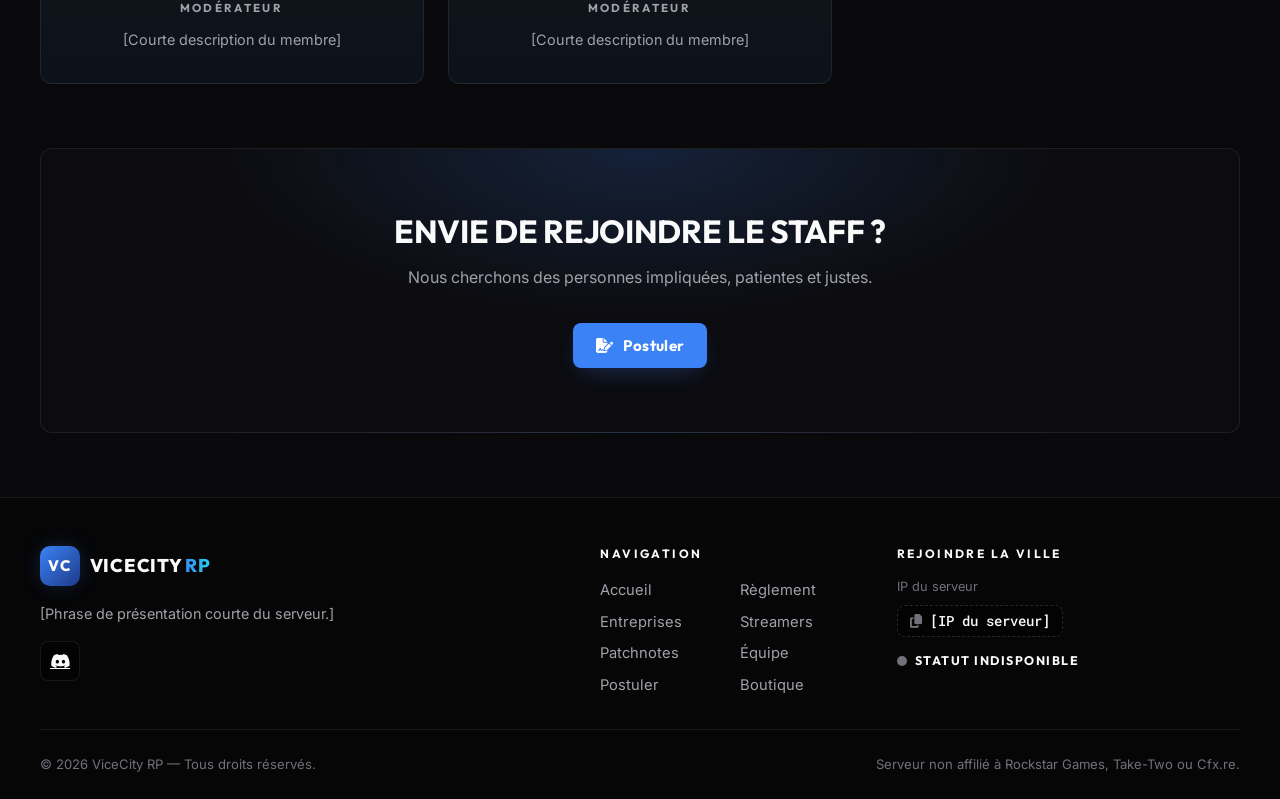
<file: equipe.html>
<!DOCTYPE html>
<html lang="fr">
<head>
  <meta charset="UTF-8">
  <meta name="viewport" content="width=device-width, initial-scale=1.0">
  <title>Équipe - ViceCity RP</title>
  <meta name="description" content="Découvrez l'équipe de ViceCity RP : fondateurs, administrateurs et modérateurs.">
  <meta name="theme-color" content="#3b82f6">
  <meta property="og:type" content="website">
  <meta property="og:site_name" content="ViceCity RP">
  <meta property="og:title" content="Équipe - ViceCity RP">
  <meta property="og:description" content="Découvrez l'équipe de ViceCity RP : fondateurs, administrateurs et modérateurs.">
  <meta property="og:url" content="https://dx-de.github.io/vicecity-site/equipe.html">
  <meta property="og:image" content="https://dx-de.github.io/vicecity-site/img/hero-personnage.webp">
  <meta property="og:image:alt" content="Personnage de ViceCity RP tendant un ticket « ViceCity Personnage »">
  <meta name="twitter:card" content="summary">
  <link rel="icon" href="img/favicon.svg" type="image/svg+xml">
  <link rel="preconnect" href="https://fonts.googleapis.com">
  <link rel="preconnect" href="https://fonts.gstatic.com" crossorigin>
  <link href="https://fonts.googleapis.com/css2?family=Inter:wght@400;500;600;700&family=Outfit:wght@500;600;700;800;900&family=Roboto+Mono:wght@500&display=swap" rel="stylesheet">
  <link rel="stylesheet" href="https://cdnjs.cloudflare.com/ajax/libs/font-awesome/6.5.2/css/all.min.css" crossorigin="anonymous" referrerpolicy="no-referrer">
  <link rel="stylesheet" href="css/style.css?v=mwtkqdcs">
  <script>document.documentElement.classList.add("js");</script>
</head>
<body>
  <a class="skip-link" href="#main">Aller au contenu</a>
  <header class="site-header">
    <nav class="nav container" aria-label="Navigation principale">
      <a class="logo" href="index.html" aria-label="ViceCity RP — Accueil">
        <span class="logo-mark" aria-hidden="true">VC</span>
        <span>ViceCity<span class="rp"> RP</span></span>
      </a>
      <button class="nav-toggle" aria-label="Ouvrir le menu" aria-expanded="false" aria-controls="nav-links"><i class="fa-solid fa-bars" aria-hidden="true"></i></button>
      <ul class="nav-links" id="nav-links">
          <li><a href="index.html">Accueil</a></li>
          <li><a href="reglement.html">Règlement</a></li>
          <li><a href="entreprises.html">Entreprises</a></li>
          <li><a href="streamers.html">Streamers</a></li>
          <li><a href="patchnotes.html">Patchnotes</a></li>
          <li><a href="equipe.html" aria-current="page">Équipe</a></li>
          <li><a href="postuler.html">Postuler</a></li>
          <li><a href="boutique.html">Boutique</a></li>
          <li class="nav-cta"><a data-discord href="#"><i class="fa-brands fa-discord" aria-hidden="true"></i> Discord</a></li>
      </ul>
    </nav>
  </header>

  <main id="main">
    <section class="page-header">
      <div class="container">
        <span class="eyebrow">Staff</span>
        <h1>Notre Équipe</h1>
        <p>Une équipe à l'écoute pour garantir une expérience de jeu juste et immersive.</p>
      </div>
    </section>
    <section class="section" aria-label="Membres de l'équipe">
      <div class="container" data-team="grouped"><div class="state"><div class="spinner" aria-hidden="true"></div>Chargement...</div></div>
    </section>
    <section class="section" style="padding-top:0" aria-labelledby="staff-cta">
      <div class="container">
        <div class="cta reveal">
          <h2 id="staff-cta">Envie de rejoindre le staff ?</h2>
          <p>Nous cherchons des personnes impliquées, patientes et justes.</p>
          <a class="btn btn-primary" href="postuler.html"><i class="fa-solid fa-file-signature" aria-hidden="true"></i> Postuler</a>
        </div>
      </div>
    </section>
  </main>

  <footer class="site-footer">
    <div class="container footer-grid">
      <div class="footer-brand">
        <a class="logo" href="index.html" aria-label="ViceCity RP — Accueil">
          <span class="logo-mark" aria-hidden="true">VC</span>
          <span>ViceCity<span class="rp"> RP</span></span>
        </a>
        <p>[Phrase de présentation courte du serveur.]</p>
        <div class="social">
          <a data-discord href="#" aria-label="Rejoindre notre Discord"><i class="fa-brands fa-discord" aria-hidden="true"></i></a>
        </div>
      </div>
      <nav aria-label="Liens du pied de page">
        <h2 class="footer-title">Navigation</h2>
        <ul class="footer-links"><li><a href="index.html">Accueil</a></li><li><a href="reglement.html">Règlement</a></li><li><a href="entreprises.html">Entreprises</a></li><li><a href="streamers.html">Streamers</a></li><li><a href="patchnotes.html">Patchnotes</a></li><li><a href="equipe.html">Équipe</a></li><li><a href="postuler.html">Postuler</a></li><li><a href="boutique.html">Boutique</a></li></ul>
      </nav>
      <div>
        <h2 class="footer-title">Rejoindre la ville</h2>
        <p class="footer-ip">IP du serveur</p>
        <button class="copy-ip copy-ip-lg" data-copy-ip type="button" aria-label="Copier l'adresse IP du serveur"><i class="fa-solid fa-copy" aria-hidden="true"></i> <span data-ip>[IP du serveur]</span></button>
        <p class="status footer-status" data-status data-state="loading"><span class="status-dot" aria-hidden="true"></span><span class="status-label">Chargement...</span></p>
      </div>
    </div>
    <div class="container footer-bottom">
      <p>&copy; <span data-year></span> ViceCity RP — Tous droits réservés.</p>
      <p>Serveur non affilié à Rockstar Games, Take-Two ou Cfx.re.</p>
    </div>
  </footer>

  <button class="back-to-top" type="button" aria-label="Retour en haut de la page"><i class="fa-solid fa-arrow-up" aria-hidden="true"></i></button>

  <!-- patchnotes.js est mis à jour par Embed Sender : on le charge toujours frais (jamais depuis le cache) -->
  <script>document.write('<script src="js/patchnotes.js?t=' + Date.now() + '"><\/script>');</script>
  <script src="js/data.js?v=mwtkqdcs"></script>
  <script src="js/main.js?v=mwtkqdcs"></script>
</body>
</html>
</file>
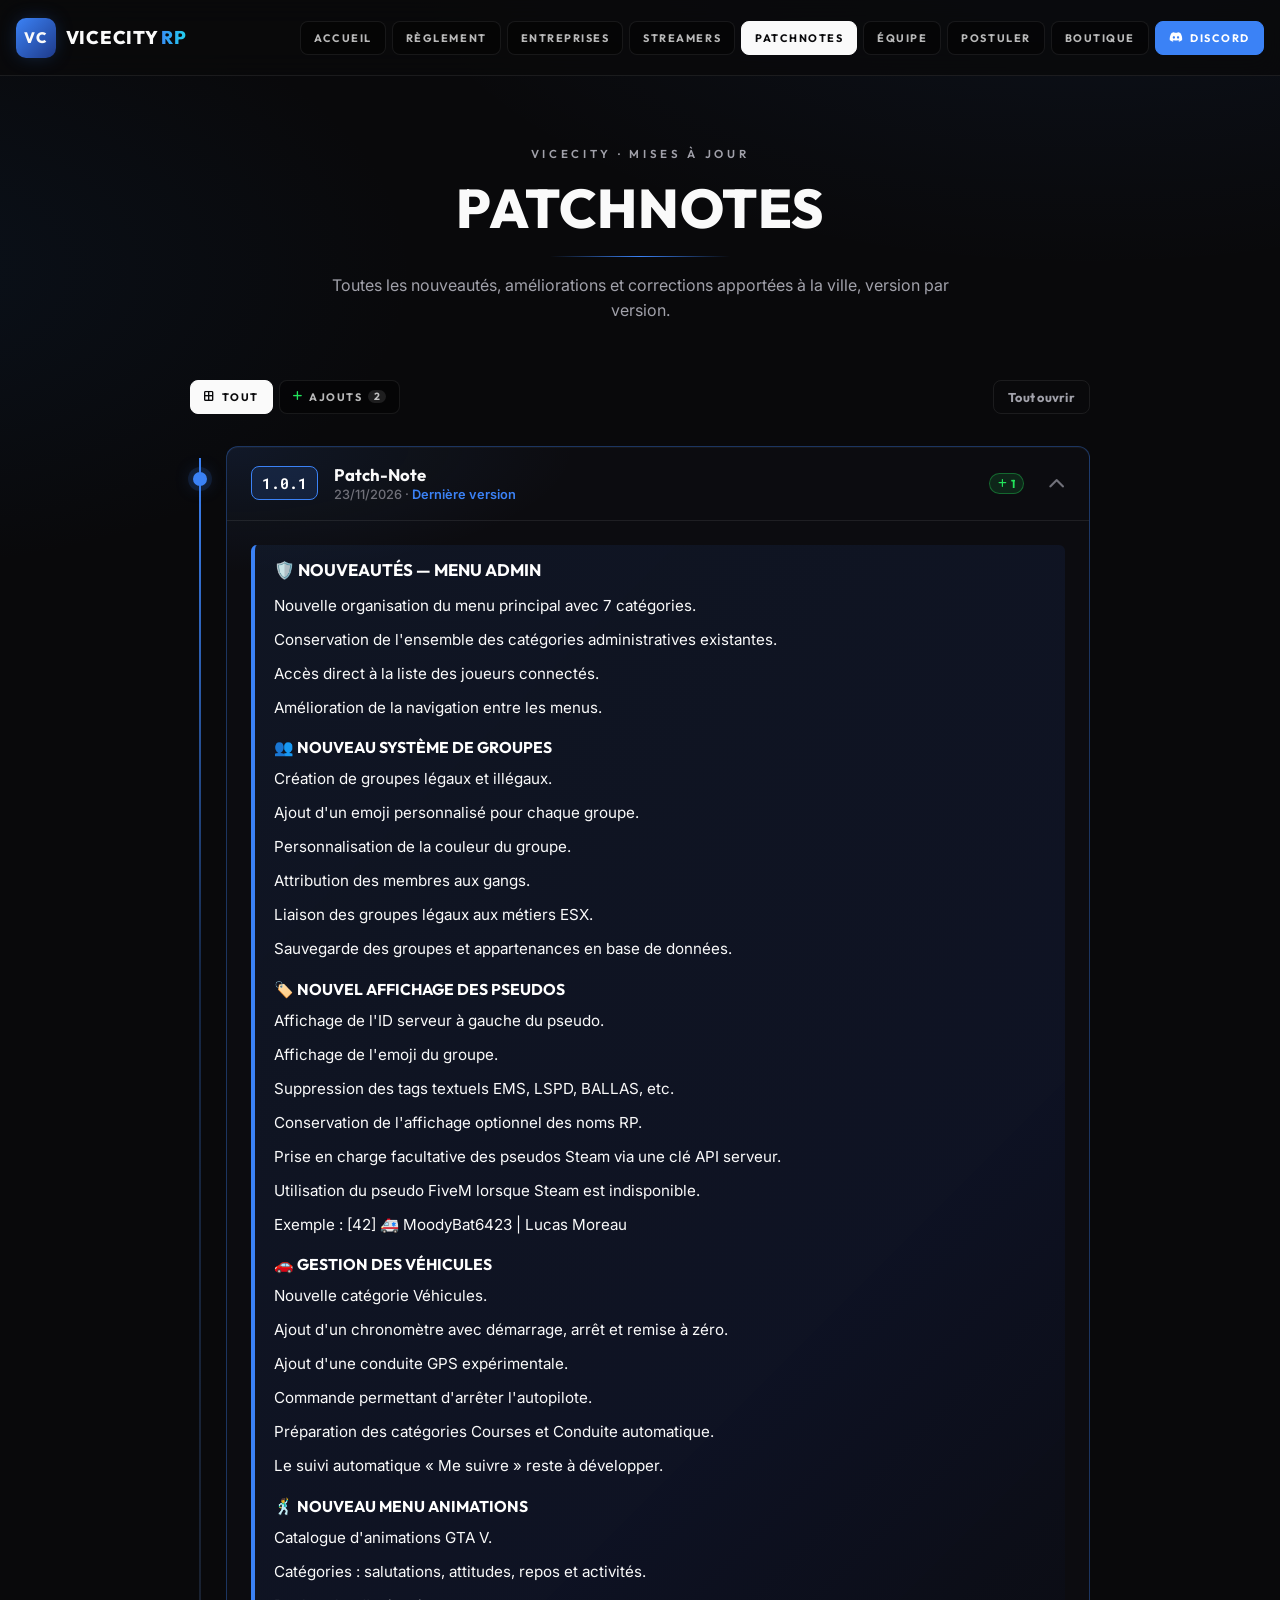
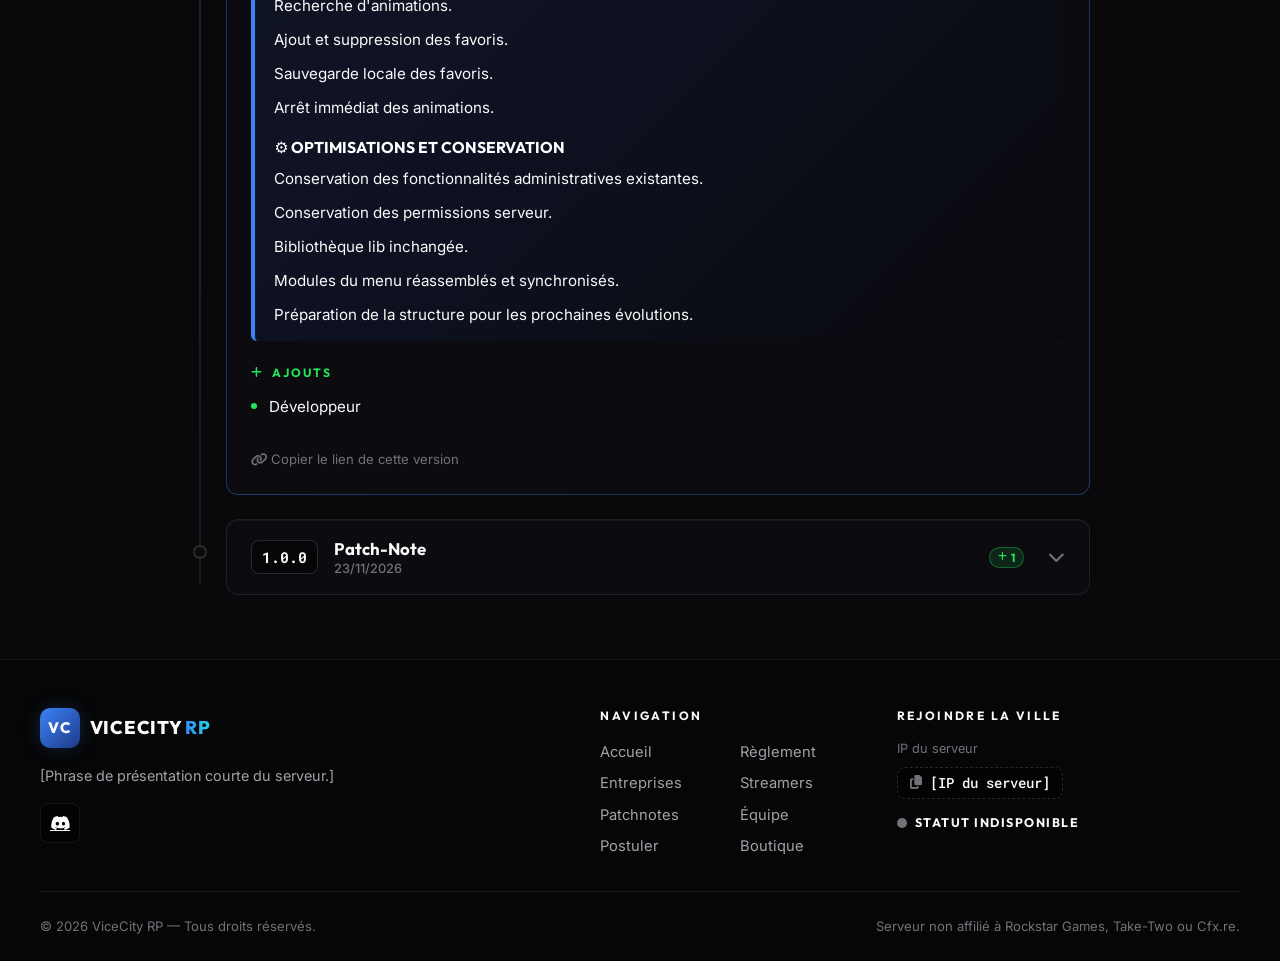
<file: patchnotes.html>
<!DOCTYPE html>
<html lang="fr">
<head>
  <meta charset="UTF-8">
  <meta name="viewport" content="width=device-width, initial-scale=1.0">
  <title>Patchnotes - ViceCity RP</title>
  <meta name="description" content="Toutes les mises à jour de ViceCity RP : ajouts, améliorations et corrections.">
  <meta name="theme-color" content="#3b82f6">
  <meta property="og:type" content="website">
  <meta property="og:site_name" content="ViceCity RP">
  <meta property="og:title" content="Patchnotes - ViceCity RP">
  <meta property="og:description" content="Toutes les mises à jour de ViceCity RP : ajouts, améliorations et corrections.">
  <meta property="og:url" content="https://dx-de.github.io/vicecity-site/patchnotes.html">
  <meta property="og:image" content="https://dx-de.github.io/vicecity-site/img/hero-personnage.webp">
  <meta property="og:image:alt" content="Personnage de ViceCity RP tendant un ticket « ViceCity Personnage »">
  <meta name="twitter:card" content="summary">
  <link rel="icon" href="img/favicon.svg" type="image/svg+xml">
  <link rel="preconnect" href="https://fonts.googleapis.com">
  <link rel="preconnect" href="https://fonts.gstatic.com" crossorigin>
  <link href="https://fonts.googleapis.com/css2?family=Inter:wght@400;500;600;700&family=Outfit:wght@500;600;700;800;900&family=Roboto+Mono:wght@500&display=swap" rel="stylesheet">
  <link rel="stylesheet" href="https://cdnjs.cloudflare.com/ajax/libs/font-awesome/6.5.2/css/all.min.css" crossorigin="anonymous" referrerpolicy="no-referrer">
  <link rel="stylesheet" href="css/style.css?v=mwtkqdcs">
  <script>document.documentElement.classList.add("js");</script>
</head>
<body>
  <a class="skip-link" href="#main">Aller au contenu</a>
  <header class="site-header">
    <nav class="nav container" aria-label="Navigation principale">
      <a class="logo" href="index.html" aria-label="ViceCity RP — Accueil">
        <span class="logo-mark" aria-hidden="true">VC</span>
        <span>ViceCity<span class="rp"> RP</span></span>
      </a>
      <button class="nav-toggle" aria-label="Ouvrir le menu" aria-expanded="false" aria-controls="nav-links"><i class="fa-solid fa-bars" aria-hidden="true"></i></button>
      <ul class="nav-links" id="nav-links">
          <li><a href="index.html">Accueil</a></li>
          <li><a href="reglement.html">Règlement</a></li>
          <li><a href="entreprises.html">Entreprises</a></li>
          <li><a href="streamers.html">Streamers</a></li>
          <li><a href="patchnotes.html" aria-current="page">Patchnotes</a></li>
          <li><a href="equipe.html">Équipe</a></li>
          <li><a href="postuler.html">Postuler</a></li>
          <li><a href="boutique.html">Boutique</a></li>
          <li class="nav-cta"><a data-discord href="#"><i class="fa-brands fa-discord" aria-hidden="true"></i> Discord</a></li>
      </ul>
    </nav>
  </header>

  <main id="main">
    <section class="page-header">
      <div class="container">
        <span class="eyebrow">ViceCity · Mises à jour</span>
        <h1>Patchnotes</h1>
        <p>Toutes les nouveautés, améliorations et corrections apportées à la ville, version par version.</p>
      </div>
    </section>
    <section class="section" style="padding-top:var(--s3)" aria-label="Historique des mises à jour">
      <div class="container patch-wrap">
        <div class="patch-toolbar">
          <div class="filters" role="group" aria-label="Filtrer par type de changement" data-patch-filters></div>
          <button class="btn btn-ghost btn-sm" type="button" data-patch-toggle>Tout ouvrir</button>
        </div>
        <p class="state" data-patch-empty hidden>Aucun changement de ce type.</p>
        <div class="patch-timeline" data-patchnotes><div class="state"><div class="spinner" aria-hidden="true"></div>Chargement...</div></div>
      </div>
    </section>
  </main>

  <footer class="site-footer">
    <div class="container footer-grid">
      <div class="footer-brand">
        <a class="logo" href="index.html" aria-label="ViceCity RP — Accueil">
          <span class="logo-mark" aria-hidden="true">VC</span>
          <span>ViceCity<span class="rp"> RP</span></span>
        </a>
        <p>[Phrase de présentation courte du serveur.]</p>
        <div class="social">
          <a data-discord href="#" aria-label="Rejoindre notre Discord"><i class="fa-brands fa-discord" aria-hidden="true"></i></a>
        </div>
      </div>
      <nav aria-label="Liens du pied de page">
        <h2 class="footer-title">Navigation</h2>
        <ul class="footer-links"><li><a href="index.html">Accueil</a></li><li><a href="reglement.html">Règlement</a></li><li><a href="entreprises.html">Entreprises</a></li><li><a href="streamers.html">Streamers</a></li><li><a href="patchnotes.html">Patchnotes</a></li><li><a href="equipe.html">Équipe</a></li><li><a href="postuler.html">Postuler</a></li><li><a href="boutique.html">Boutique</a></li></ul>
      </nav>
      <div>
        <h2 class="footer-title">Rejoindre la ville</h2>
        <p class="footer-ip">IP du serveur</p>
        <button class="copy-ip copy-ip-lg" data-copy-ip type="button" aria-label="Copier l'adresse IP du serveur"><i class="fa-solid fa-copy" aria-hidden="true"></i> <span data-ip>[IP du serveur]</span></button>
        <p class="status footer-status" data-status data-state="loading"><span class="status-dot" aria-hidden="true"></span><span class="status-label">Chargement...</span></p>
      </div>
    </div>
    <div class="container footer-bottom">
      <p>&copy; <span data-year></span> ViceCity RP — Tous droits réservés.</p>
      <p>Serveur non affilié à Rockstar Games, Take-Two ou Cfx.re.</p>
    </div>
  </footer>

  <button class="back-to-top" type="button" aria-label="Retour en haut de la page"><i class="fa-solid fa-arrow-up" aria-hidden="true"></i></button>

  <!-- patchnotes.js est mis à jour par Embed Sender : on le charge toujours frais (jamais depuis le cache) -->
  <script>document.write('<script src="js/patchnotes.js?t=' + Date.now() + '"><\/script>');</script>
  <script src="js/data.js?v=mwtkqdcs"></script>
  <script src="js/main.js?v=mwtkqdcs"></script>
</body>
</html>
</file>
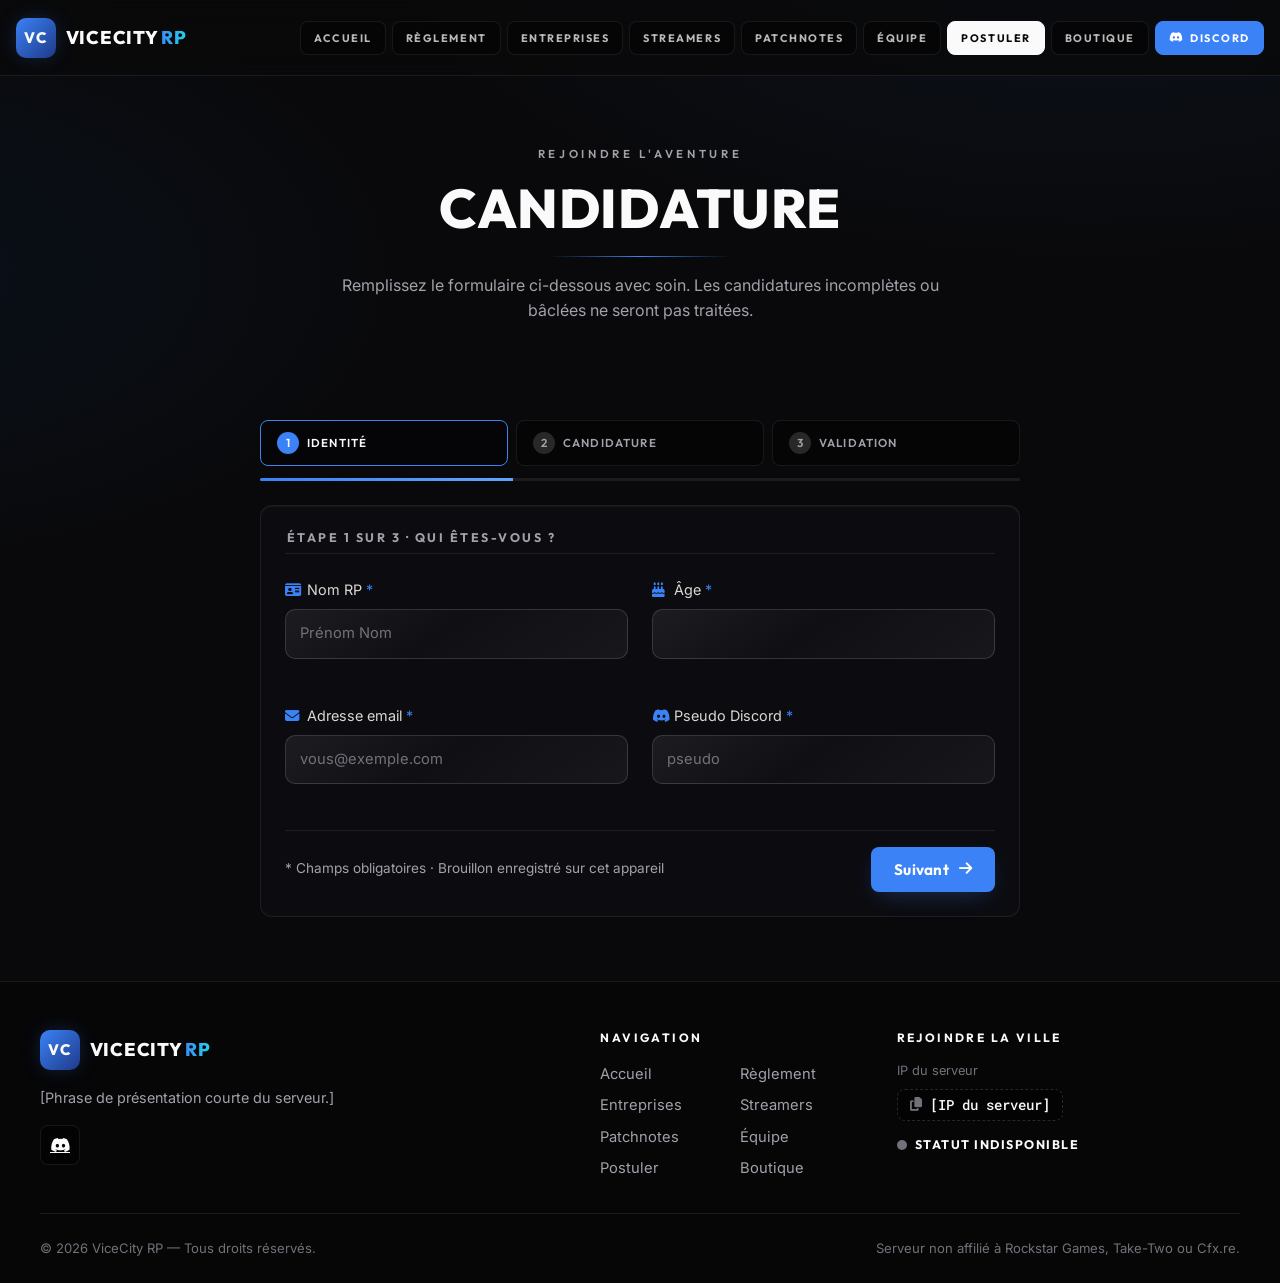
<file: postuler.html>
<!DOCTYPE html>
<html lang="fr">
<head>
  <meta charset="UTF-8">
  <meta name="viewport" content="width=device-width, initial-scale=1.0">
  <title>Candidature - ViceCity RP</title>
  <meta name="description" content="Postulez pour rejoindre le staff, la police ou l'EMS de ViceCity RP.">
  <meta name="theme-color" content="#3b82f6">
  <meta property="og:type" content="website">
  <meta property="og:site_name" content="ViceCity RP">
  <meta property="og:title" content="Candidature - ViceCity RP">
  <meta property="og:description" content="Postulez pour rejoindre le staff, la police ou l'EMS de ViceCity RP.">
  <meta property="og:url" content="https://dx-de.github.io/vicecity-site/postuler.html">
  <meta property="og:image" content="https://dx-de.github.io/vicecity-site/img/hero-personnage.webp">
  <meta property="og:image:alt" content="Personnage de ViceCity RP tendant un ticket « ViceCity Personnage »">
  <meta name="twitter:card" content="summary">
  <link rel="icon" href="img/favicon.svg" type="image/svg+xml">
  <link rel="preconnect" href="https://fonts.googleapis.com">
  <link rel="preconnect" href="https://fonts.gstatic.com" crossorigin>
  <link href="https://fonts.googleapis.com/css2?family=Inter:wght@400;500;600;700&family=Outfit:wght@500;600;700;800;900&family=Roboto+Mono:wght@500&display=swap" rel="stylesheet">
  <link rel="stylesheet" href="https://cdnjs.cloudflare.com/ajax/libs/font-awesome/6.5.2/css/all.min.css" crossorigin="anonymous" referrerpolicy="no-referrer">
  <link rel="stylesheet" href="css/style.css?v=mwtkqdcs">
  <script>document.documentElement.classList.add("js");</script>
</head>
<body>
  <a class="skip-link" href="#main">Aller au contenu</a>
  <header class="site-header">
    <nav class="nav container" aria-label="Navigation principale">
      <a class="logo" href="index.html" aria-label="ViceCity RP — Accueil">
        <span class="logo-mark" aria-hidden="true">VC</span>
        <span>ViceCity<span class="rp"> RP</span></span>
      </a>
      <button class="nav-toggle" aria-label="Ouvrir le menu" aria-expanded="false" aria-controls="nav-links"><i class="fa-solid fa-bars" aria-hidden="true"></i></button>
      <ul class="nav-links" id="nav-links">
          <li><a href="index.html">Accueil</a></li>
          <li><a href="reglement.html">Règlement</a></li>
          <li><a href="entreprises.html">Entreprises</a></li>
          <li><a href="streamers.html">Streamers</a></li>
          <li><a href="patchnotes.html">Patchnotes</a></li>
          <li><a href="equipe.html">Équipe</a></li>
          <li><a href="postuler.html" aria-current="page">Postuler</a></li>
          <li><a href="boutique.html">Boutique</a></li>
          <li class="nav-cta"><a data-discord href="#"><i class="fa-brands fa-discord" aria-hidden="true"></i> Discord</a></li>
      </ul>
    </nav>
  </header>

  <main id="main">
    <section class="page-header">
      <div class="container">
        <span class="eyebrow">Rejoindre l'aventure</span>
        <h1>Candidature</h1>
        <p>Remplissez le formulaire ci-dessous avec soin. Les candidatures incomplètes ou bâclées ne seront pas traitées.</p>
      </div>
    </section>
    <section class="section" aria-label="Formulaire de candidature">
      <div class="container form-wrap" id="form-container">
        <ol class="mini-steps wizard-steps" aria-label="Étapes du formulaire">
          <li class="active" data-step-label="1"><span>1</span> Identité</li>
          <li data-step-label="2"><span>2</span> Candidature</li>
          <li data-step-label="3"><span>3</span> Validation</li>
        </ol>
        <div class="wizard-progress" aria-hidden="true"><span data-wizard-bar></span></div>
        <form class="card form" id="apply-form" novalidate>
          <div id="form-alert" class="form-alert" role="alert" tabindex="-1" hidden></div>
          <p class="draft-note" data-draft-note hidden><i class="fa-solid fa-floppy-disk" aria-hidden="true"></i> Brouillon restauré. <button type="button" class="link-btn" data-clear-draft>Effacer</button></p>

          <fieldset class="wizard-step" data-step="1">
            <legend class="form-section-title">Étape 1 sur 3 · Qui êtes-vous ?</legend>
            <div class="form-row">
              <div class="field">
              <label for="nom_rp"><i class="fa-solid fa-id-card" aria-hidden="true"></i>Nom RP <span class="req" aria-hidden="true">*</span></label>
              <input id="nom_rp" name="nom_rp" type="text" autocomplete="off" required aria-describedby="err-nom_rp" placeholder="Prénom Nom">
              <span class="field-error" id="err-nom_rp"></span>
            </div>
              <div class="field">
              <label for="age"><i class="fa-solid fa-cake-candles" aria-hidden="true"></i>Âge <span class="req" aria-hidden="true">*</span></label>
              <input id="age" name="age" type="number" min="13" max="99" inputmode="numeric" required aria-describedby="err-age">
              <span class="field-error" id="err-age"></span>
            </div>
            </div>
            <div class="form-row">
              <div class="field">
              <label for="email"><i class="fa-solid fa-envelope" aria-hidden="true"></i>Adresse email <span class="req" aria-hidden="true">*</span></label>
              <input id="email" name="email" type="email" autocomplete="email" required aria-describedby="err-email" placeholder="vous@exemple.com">
              <span class="field-error" id="err-email"></span>
            </div>
              <div class="field">
              <label for="discord"><i class="fa-brands fa-discord" aria-hidden="true"></i>Pseudo Discord <span class="req" aria-hidden="true">*</span></label>
              <input id="discord" name="discord" type="text" autocomplete="off" required aria-describedby="err-discord" placeholder="pseudo">
              <span class="field-error" id="err-discord"></span>
            </div>
            </div>
          </fieldset>

          <fieldset class="wizard-step" data-step="2" hidden>
            <legend class="form-section-title">Étape 2 sur 3 · Votre candidature</legend>
            <div class="field">
              <label for="poste"><i class="fa-solid fa-briefcase" aria-hidden="true"></i>Poste souhaité <span class="req" aria-hidden="true">*</span></label>
              <select id="poste" name="poste" required aria-describedby="err-poste hint-poste">
                <option value="">— Choisir —</option>
                <option value="Staff">Staff</option>
                <option value="Police">Police</option>
                <option value="EMS">EMS</option>
              </select>
              <p class="hint" id="hint-poste" data-poste-hint hidden></p>
              <span class="field-error" id="err-poste"></span>
            </div>
            <div class="field">
              <label for="experience"><i class="fa-solid fa-masks-theater" aria-hidden="true"></i>Expérience RP <span class="req" aria-hidden="true">*</span></label>
              <textarea id="experience" name="experience" required minlength="50" maxlength="1000" aria-describedby="err-experience count-experience" placeholder="Serveurs précédents, rôles joués, durée..."></textarea>
              <span class="counter" id="count-experience" data-counter-for="experience"></span>
              <span class="field-error" id="err-experience"></span>
            </div>
            <div class="field">
              <label for="motivation"><i class="fa-solid fa-heart" aria-hidden="true"></i>Pourquoi nous ? <span class="req" aria-hidden="true">*</span></label>
              <textarea id="motivation" name="motivation" required minlength="50" maxlength="1000" aria-describedby="err-motivation count-motivation" placeholder="Ce qui vous attire sur ViceCity et ce que vous pouvez apporter..."></textarea>
              <span class="counter" id="count-motivation" data-counter-for="motivation"></span>
              <span class="field-error" id="err-motivation"></span>
            </div>
          </fieldset>

          <fieldset class="wizard-step" data-step="3" hidden>
            <legend class="form-section-title">Étape 3 sur 3 · Vérifiez et envoyez</legend>
            <dl class="recap" data-recap></dl>
            <div class="field">
              <label class="check" for="rules_ok">
                <input id="rules_ok" name="rules_ok" type="checkbox" value="oui" required aria-describedby="err-rules_ok">
                <span>J'ai lu et j'accepte le <a href="reglement.html" target="_blank">règlement du serveur</a>. <span class="req" aria-hidden="true">*</span></span>
              </label>
              <span class="field-error" id="err-rules_ok"></span>
            </div>
            <p class="muted small"><i class="fa-solid fa-circle-info" aria-hidden="true"></i> Après l'envoi, le staff étudie votre candidature puis vous répond sur Discord.</p>
          </fieldset>

          <input type="text" name="_gotcha" tabindex="-1" autocomplete="off" aria-hidden="true" style="display:none">
          <div class="wizard-nav">
            <button class="btn btn-ghost" type="button" data-wizard-prev hidden><i class="fa-solid fa-arrow-left" aria-hidden="true"></i> Retour</button>
            <span class="muted small wizard-note">* Champs obligatoires · Brouillon enregistré sur cet appareil</span>
            <button class="btn btn-primary" type="button" data-wizard-next>Suivant <i class="fa-solid fa-arrow-right" aria-hidden="true"></i></button>
            <button class="btn btn-primary" type="submit" hidden><i class="fa-solid fa-paper-plane" aria-hidden="true"></i> Envoyer</button>
          </div>
        </form>
      </div>
    </section>
  </main>

  <footer class="site-footer">
    <div class="container footer-grid">
      <div class="footer-brand">
        <a class="logo" href="index.html" aria-label="ViceCity RP — Accueil">
          <span class="logo-mark" aria-hidden="true">VC</span>
          <span>ViceCity<span class="rp"> RP</span></span>
        </a>
        <p>[Phrase de présentation courte du serveur.]</p>
        <div class="social">
          <a data-discord href="#" aria-label="Rejoindre notre Discord"><i class="fa-brands fa-discord" aria-hidden="true"></i></a>
        </div>
      </div>
      <nav aria-label="Liens du pied de page">
        <h2 class="footer-title">Navigation</h2>
        <ul class="footer-links"><li><a href="index.html">Accueil</a></li><li><a href="reglement.html">Règlement</a></li><li><a href="entreprises.html">Entreprises</a></li><li><a href="streamers.html">Streamers</a></li><li><a href="patchnotes.html">Patchnotes</a></li><li><a href="equipe.html">Équipe</a></li><li><a href="postuler.html">Postuler</a></li><li><a href="boutique.html">Boutique</a></li></ul>
      </nav>
      <div>
        <h2 class="footer-title">Rejoindre la ville</h2>
        <p class="footer-ip">IP du serveur</p>
        <button class="copy-ip copy-ip-lg" data-copy-ip type="button" aria-label="Copier l'adresse IP du serveur"><i class="fa-solid fa-copy" aria-hidden="true"></i> <span data-ip>[IP du serveur]</span></button>
        <p class="status footer-status" data-status data-state="loading"><span class="status-dot" aria-hidden="true"></span><span class="status-label">Chargement...</span></p>
      </div>
    </div>
    <div class="container footer-bottom">
      <p>&copy; <span data-year></span> ViceCity RP — Tous droits réservés.</p>
      <p>Serveur non affilié à Rockstar Games, Take-Two ou Cfx.re.</p>
    </div>
  </footer>

  <button class="back-to-top" type="button" aria-label="Retour en haut de la page"><i class="fa-solid fa-arrow-up" aria-hidden="true"></i></button>

  <!-- patchnotes.js est mis à jour par Embed Sender : on le charge toujours frais (jamais depuis le cache) -->
  <script>document.write('<script src="js/patchnotes.js?t=' + Date.now() + '"><\/script>');</script>
  <script src="js/data.js?v=mwtkqdcs"></script>
  <script src="js/main.js?v=mwtkqdcs"></script>
</body>
</html>
</file>
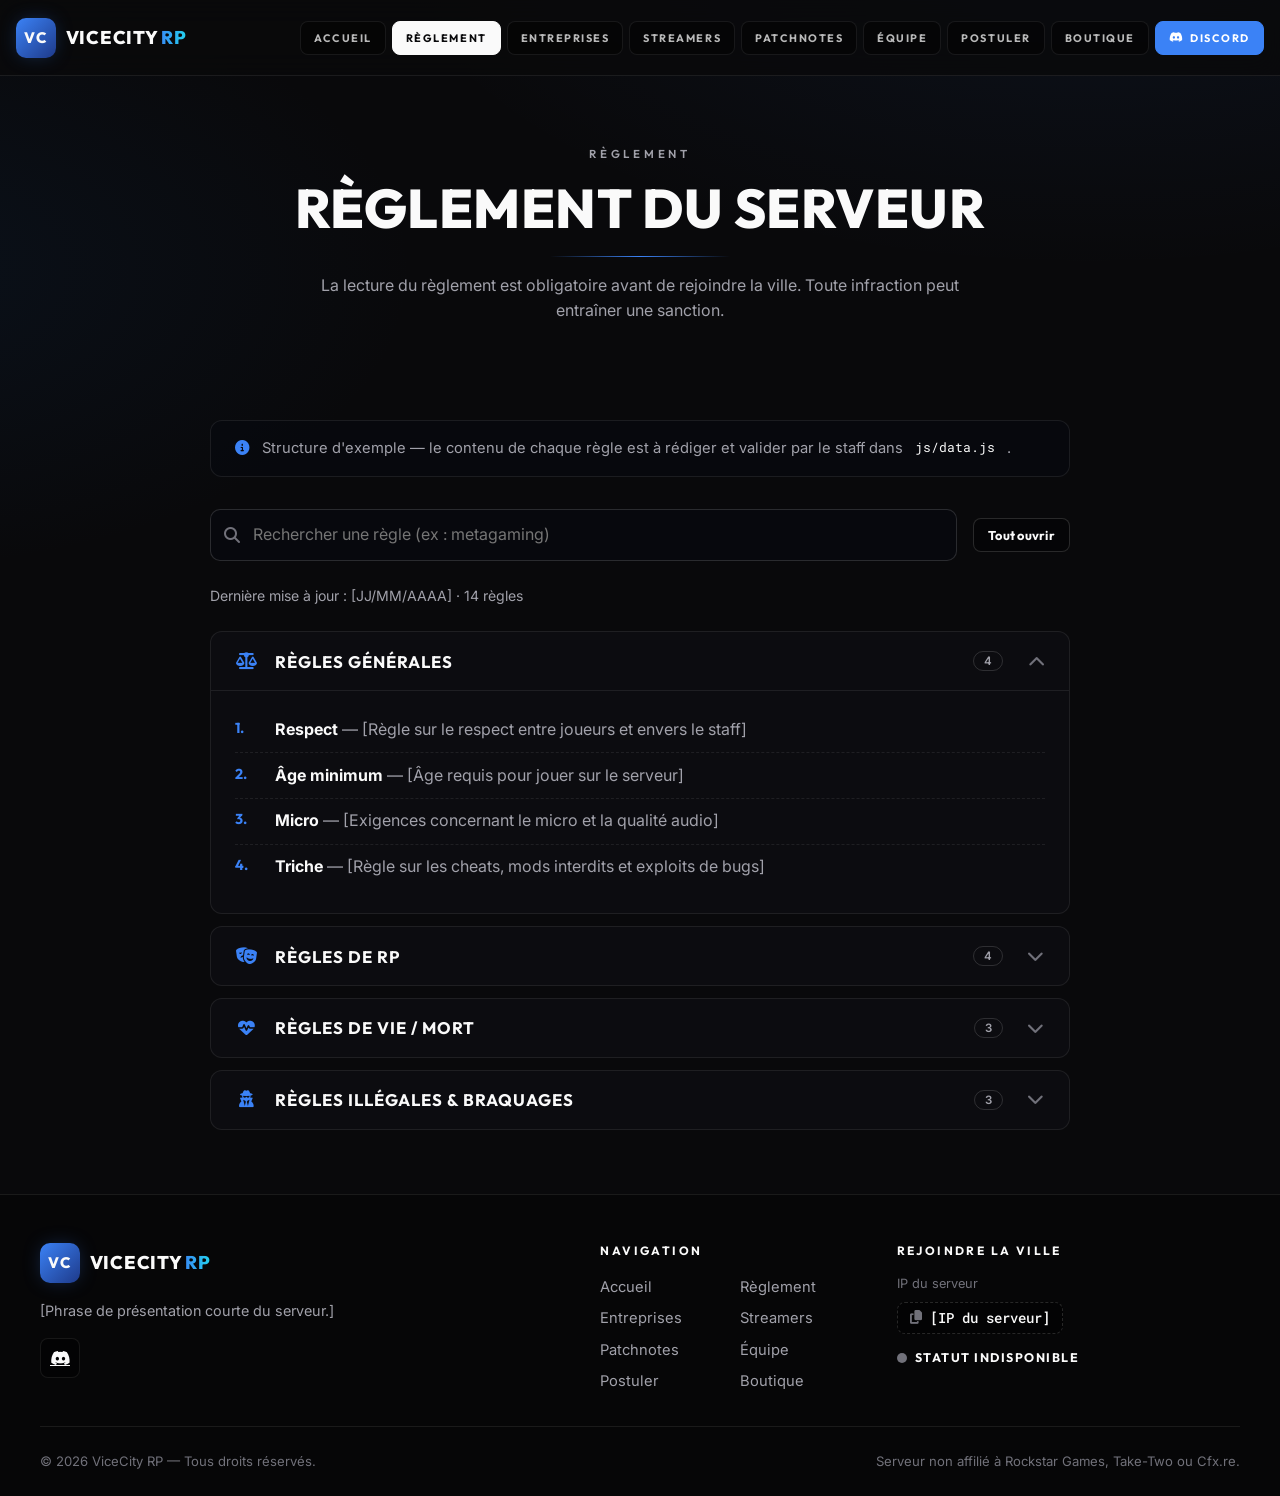
<file: reglement.html>
<!DOCTYPE html>
<html lang="fr">
<head>
  <meta charset="UTF-8">
  <meta name="viewport" content="width=device-width, initial-scale=1.0">
  <title>Règlement - ViceCity RP</title>
  <meta name="description" content="Consultez le règlement du serveur FiveM ViceCity RP : règles générales, RP, vie/mort et plus.">
  <meta name="theme-color" content="#3b82f6">
  <meta property="og:type" content="website">
  <meta property="og:site_name" content="ViceCity RP">
  <meta property="og:title" content="Règlement - ViceCity RP">
  <meta property="og:description" content="Consultez le règlement du serveur FiveM ViceCity RP : règles générales, RP, vie/mort et plus.">
  <meta property="og:url" content="https://dx-de.github.io/vicecity-site/reglement.html">
  <meta property="og:image" content="https://dx-de.github.io/vicecity-site/img/hero-personnage.webp">
  <meta property="og:image:alt" content="Personnage de ViceCity RP tendant un ticket « ViceCity Personnage »">
  <meta name="twitter:card" content="summary">
  <link rel="icon" href="img/favicon.svg" type="image/svg+xml">
  <link rel="preconnect" href="https://fonts.googleapis.com">
  <link rel="preconnect" href="https://fonts.gstatic.com" crossorigin>
  <link href="https://fonts.googleapis.com/css2?family=Inter:wght@400;500;600;700&family=Outfit:wght@500;600;700;800;900&family=Roboto+Mono:wght@500&display=swap" rel="stylesheet">
  <link rel="stylesheet" href="https://cdnjs.cloudflare.com/ajax/libs/font-awesome/6.5.2/css/all.min.css" crossorigin="anonymous" referrerpolicy="no-referrer">
  <link rel="stylesheet" href="css/style.css?v=mwtkqdcs">
  <script>document.documentElement.classList.add("js");</script>
</head>
<body>
  <a class="skip-link" href="#main">Aller au contenu</a>
  <header class="site-header">
    <nav class="nav container" aria-label="Navigation principale">
      <a class="logo" href="index.html" aria-label="ViceCity RP — Accueil">
        <span class="logo-mark" aria-hidden="true">VC</span>
        <span>ViceCity<span class="rp"> RP</span></span>
      </a>
      <button class="nav-toggle" aria-label="Ouvrir le menu" aria-expanded="false" aria-controls="nav-links"><i class="fa-solid fa-bars" aria-hidden="true"></i></button>
      <ul class="nav-links" id="nav-links">
          <li><a href="index.html">Accueil</a></li>
          <li><a href="reglement.html" aria-current="page">Règlement</a></li>
          <li><a href="entreprises.html">Entreprises</a></li>
          <li><a href="streamers.html">Streamers</a></li>
          <li><a href="patchnotes.html">Patchnotes</a></li>
          <li><a href="equipe.html">Équipe</a></li>
          <li><a href="postuler.html">Postuler</a></li>
          <li><a href="boutique.html">Boutique</a></li>
          <li class="nav-cta"><a data-discord href="#"><i class="fa-brands fa-discord" aria-hidden="true"></i> Discord</a></li>
      </ul>
    </nav>
  </header>

  <main id="main">
    <section class="page-header">
      <div class="container">
        <span class="eyebrow">Règlement</span>
        <h1>Règlement du Serveur</h1>
        <p>La lecture du règlement est obligatoire avant de rejoindre la ville. Toute infraction peut entraîner une sanction.</p>
      </div>
    </section>
    <section class="section" aria-label="Catégories du règlement">
      <div class="container">
        <p class="notice"><i class="fa-solid fa-circle-info" aria-hidden="true"></i> Structure d'exemple — le contenu de chaque règle est à rédiger et valider par le staff dans <code>js/data.js</code>.</p>
        <div class="toolbar rules-toolbar">
          <div class="search">
            <i class="fa-solid fa-magnifying-glass" aria-hidden="true"></i>
            <label for="rules-search" class="sr-only">Rechercher une règle</label>
            <input id="rules-search" type="search" placeholder="Rechercher une règle (ex : metagaming)" autocomplete="off">
          </div>
          <button class="btn btn-secondary btn-sm" type="button" data-toggle-all>Tout ouvrir</button>
        </div>
        <p class="rules-meta muted">Dernière mise à jour : <span data-rules-updated>—</span> · <span data-rules-count>0</span> règles</p>
        <p class="state" data-rules-empty hidden>Aucune règle ne correspond à votre recherche.</p>
        <div class="accordion" data-rules><div class="state"><div class="spinner" aria-hidden="true"></div>Chargement...</div></div>
      </div>
    </section>
  </main>

  <footer class="site-footer">
    <div class="container footer-grid">
      <div class="footer-brand">
        <a class="logo" href="index.html" aria-label="ViceCity RP — Accueil">
          <span class="logo-mark" aria-hidden="true">VC</span>
          <span>ViceCity<span class="rp"> RP</span></span>
        </a>
        <p>[Phrase de présentation courte du serveur.]</p>
        <div class="social">
          <a data-discord href="#" aria-label="Rejoindre notre Discord"><i class="fa-brands fa-discord" aria-hidden="true"></i></a>
        </div>
      </div>
      <nav aria-label="Liens du pied de page">
        <h2 class="footer-title">Navigation</h2>
        <ul class="footer-links"><li><a href="index.html">Accueil</a></li><li><a href="reglement.html">Règlement</a></li><li><a href="entreprises.html">Entreprises</a></li><li><a href="streamers.html">Streamers</a></li><li><a href="patchnotes.html">Patchnotes</a></li><li><a href="equipe.html">Équipe</a></li><li><a href="postuler.html">Postuler</a></li><li><a href="boutique.html">Boutique</a></li></ul>
      </nav>
      <div>
        <h2 class="footer-title">Rejoindre la ville</h2>
        <p class="footer-ip">IP du serveur</p>
        <button class="copy-ip copy-ip-lg" data-copy-ip type="button" aria-label="Copier l'adresse IP du serveur"><i class="fa-solid fa-copy" aria-hidden="true"></i> <span data-ip>[IP du serveur]</span></button>
        <p class="status footer-status" data-status data-state="loading"><span class="status-dot" aria-hidden="true"></span><span class="status-label">Chargement...</span></p>
      </div>
    </div>
    <div class="container footer-bottom">
      <p>&copy; <span data-year></span> ViceCity RP — Tous droits réservés.</p>
      <p>Serveur non affilié à Rockstar Games, Take-Two ou Cfx.re.</p>
    </div>
  </footer>

  <button class="back-to-top" type="button" aria-label="Retour en haut de la page"><i class="fa-solid fa-arrow-up" aria-hidden="true"></i></button>

  <!-- patchnotes.js est mis à jour par Embed Sender : on le charge toujours frais (jamais depuis le cache) -->
  <script>document.write('<script src="js/patchnotes.js?t=' + Date.now() + '"><\/script>');</script>
  <script src="js/data.js?v=mwtkqdcs"></script>
  <script src="js/main.js?v=mwtkqdcs"></script>
</body>
</html>
</file>
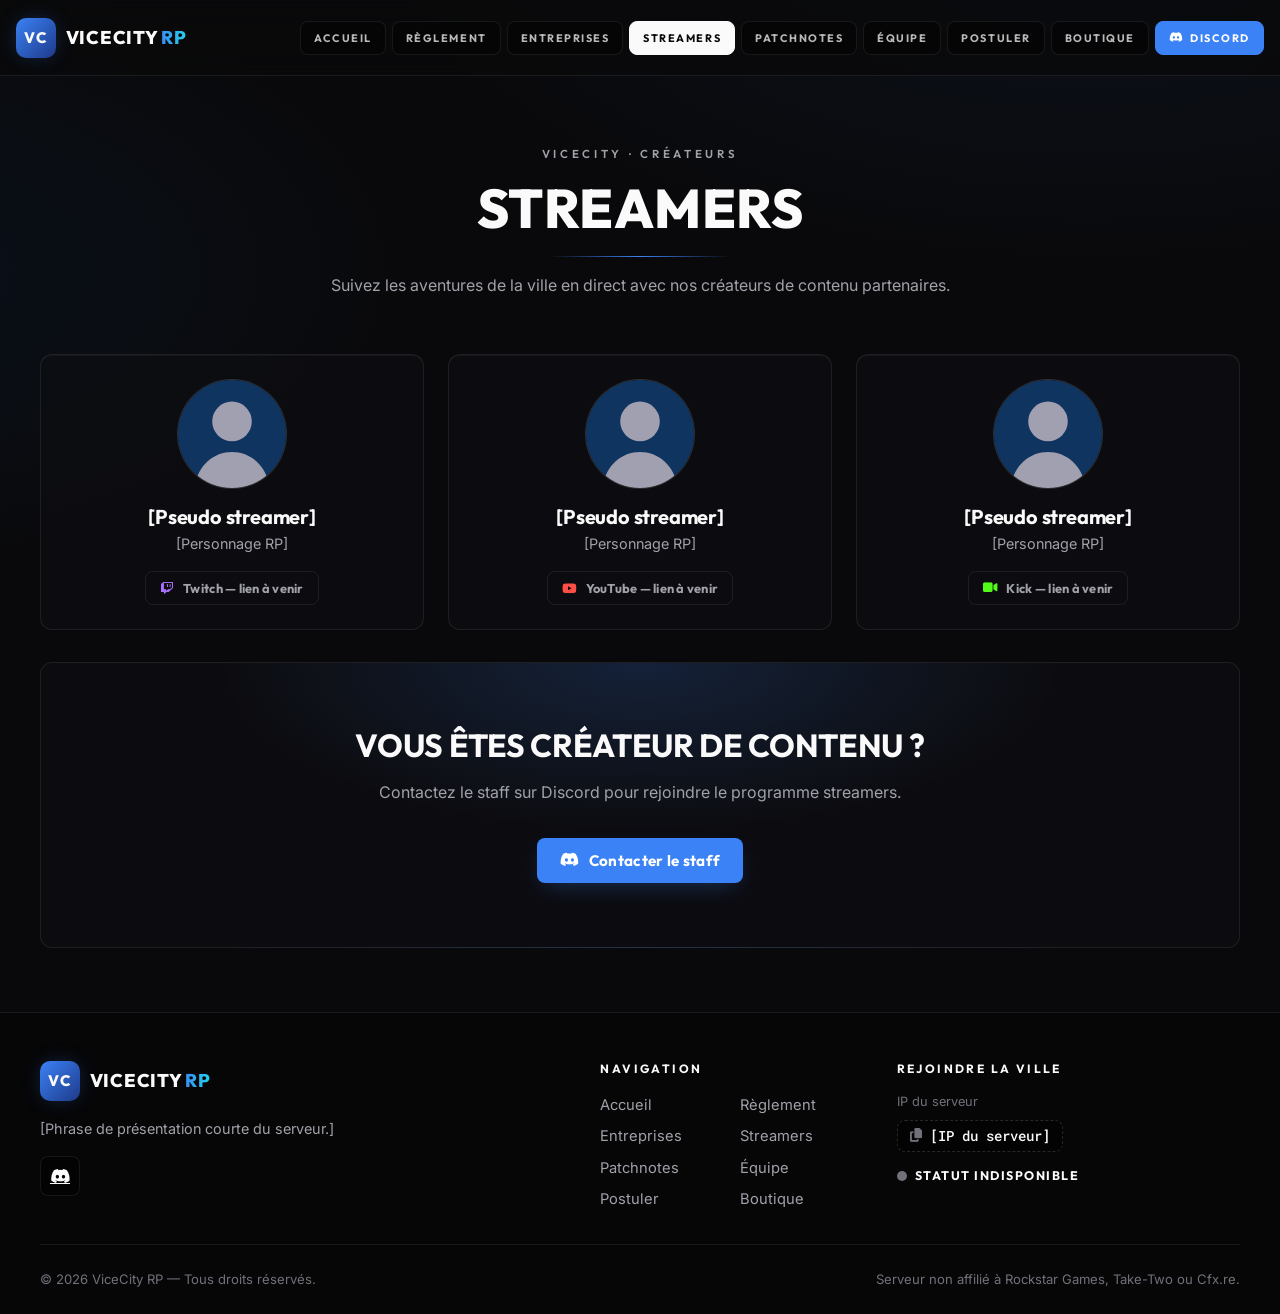
<file: streamers.html>
<!DOCTYPE html>
<html lang="fr">
<head>
  <meta charset="UTF-8">
  <meta name="viewport" content="width=device-width, initial-scale=1.0">
  <title>Streamers - ViceCity RP</title>
  <meta name="description" content="Les streamers partenaires de ViceCity RP.">
  <meta name="theme-color" content="#3b82f6">
  <meta property="og:type" content="website">
  <meta property="og:site_name" content="ViceCity RP">
  <meta property="og:title" content="Streamers - ViceCity RP">
  <meta property="og:description" content="Les streamers partenaires de ViceCity RP.">
  <meta property="og:url" content="https://dx-de.github.io/vicecity-site/streamers.html">
  <meta property="og:image" content="https://dx-de.github.io/vicecity-site/img/hero-personnage.webp">
  <meta property="og:image:alt" content="Personnage de ViceCity RP tendant un ticket « ViceCity Personnage »">
  <meta name="twitter:card" content="summary">
  <link rel="icon" href="img/favicon.svg" type="image/svg+xml">
  <link rel="preconnect" href="https://fonts.googleapis.com">
  <link rel="preconnect" href="https://fonts.gstatic.com" crossorigin>
  <link href="https://fonts.googleapis.com/css2?family=Inter:wght@400;500;600;700&family=Outfit:wght@500;600;700;800;900&family=Roboto+Mono:wght@500&display=swap" rel="stylesheet">
  <link rel="stylesheet" href="https://cdnjs.cloudflare.com/ajax/libs/font-awesome/6.5.2/css/all.min.css" crossorigin="anonymous" referrerpolicy="no-referrer">
  <link rel="stylesheet" href="css/style.css?v=mwtkqdcs">
  <script>document.documentElement.classList.add("js");</script>
</head>
<body>
  <a class="skip-link" href="#main">Aller au contenu</a>
  <header class="site-header">
    <nav class="nav container" aria-label="Navigation principale">
      <a class="logo" href="index.html" aria-label="ViceCity RP — Accueil">
        <span class="logo-mark" aria-hidden="true">VC</span>
        <span>ViceCity<span class="rp"> RP</span></span>
      </a>
      <button class="nav-toggle" aria-label="Ouvrir le menu" aria-expanded="false" aria-controls="nav-links"><i class="fa-solid fa-bars" aria-hidden="true"></i></button>
      <ul class="nav-links" id="nav-links">
          <li><a href="index.html">Accueil</a></li>
          <li><a href="reglement.html">Règlement</a></li>
          <li><a href="entreprises.html">Entreprises</a></li>
          <li><a href="streamers.html" aria-current="page">Streamers</a></li>
          <li><a href="patchnotes.html">Patchnotes</a></li>
          <li><a href="equipe.html">Équipe</a></li>
          <li><a href="postuler.html">Postuler</a></li>
          <li><a href="boutique.html">Boutique</a></li>
          <li class="nav-cta"><a data-discord href="#"><i class="fa-brands fa-discord" aria-hidden="true"></i> Discord</a></li>
      </ul>
    </nav>
  </header>

  <main id="main">
    <section class="page-header">
      <div class="container">
        <span class="eyebrow">ViceCity · Créateurs</span>
        <h1>Streamers</h1>
        <p>Suivez les aventures de la ville en direct avec nos créateurs de contenu partenaires.</p>
      </div>
    </section>
    <section class="section" style="padding-top:var(--s3)" aria-label="Liste des streamers">
      <div class="container">
        <div class="grid grid-3" data-streamers><div class="state"><div class="spinner" aria-hidden="true"></div>Chargement...</div></div>
        <div class="cta reveal mt">
          <h2>Vous êtes créateur de contenu ?</h2>
          <p>Contactez le staff sur Discord pour rejoindre le programme streamers.</p>
          <a class="btn btn-primary" data-discord href="#"><i class="fa-brands fa-discord" aria-hidden="true"></i> Contacter le staff</a>
        </div>
      </div>
    </section>
  </main>

  <footer class="site-footer">
    <div class="container footer-grid">
      <div class="footer-brand">
        <a class="logo" href="index.html" aria-label="ViceCity RP — Accueil">
          <span class="logo-mark" aria-hidden="true">VC</span>
          <span>ViceCity<span class="rp"> RP</span></span>
        </a>
        <p>[Phrase de présentation courte du serveur.]</p>
        <div class="social">
          <a data-discord href="#" aria-label="Rejoindre notre Discord"><i class="fa-brands fa-discord" aria-hidden="true"></i></a>
        </div>
      </div>
      <nav aria-label="Liens du pied de page">
        <h2 class="footer-title">Navigation</h2>
        <ul class="footer-links"><li><a href="index.html">Accueil</a></li><li><a href="reglement.html">Règlement</a></li><li><a href="entreprises.html">Entreprises</a></li><li><a href="streamers.html">Streamers</a></li><li><a href="patchnotes.html">Patchnotes</a></li><li><a href="equipe.html">Équipe</a></li><li><a href="postuler.html">Postuler</a></li><li><a href="boutique.html">Boutique</a></li></ul>
      </nav>
      <div>
        <h2 class="footer-title">Rejoindre la ville</h2>
        <p class="footer-ip">IP du serveur</p>
        <button class="copy-ip copy-ip-lg" data-copy-ip type="button" aria-label="Copier l'adresse IP du serveur"><i class="fa-solid fa-copy" aria-hidden="true"></i> <span data-ip>[IP du serveur]</span></button>
        <p class="status footer-status" data-status data-state="loading"><span class="status-dot" aria-hidden="true"></span><span class="status-label">Chargement...</span></p>
      </div>
    </div>
    <div class="container footer-bottom">
      <p>&copy; <span data-year></span> ViceCity RP — Tous droits réservés.</p>
      <p>Serveur non affilié à Rockstar Games, Take-Two ou Cfx.re.</p>
    </div>
  </footer>

  <button class="back-to-top" type="button" aria-label="Retour en haut de la page"><i class="fa-solid fa-arrow-up" aria-hidden="true"></i></button>

  <!-- patchnotes.js est mis à jour par Embed Sender : on le charge toujours frais (jamais depuis le cache) -->
  <script>document.write('<script src="js/patchnotes.js?t=' + Date.now() + '"><\/script>');</script>
  <script src="js/data.js?v=mwtkqdcs"></script>
  <script src="js/main.js?v=mwtkqdcs"></script>
</body>
</html>
</file>
<file: css/style.css>
/* =========================================================
   ViceCity RP — feuille de style
   Thème sombre "glass" : fond zinc quasi noir, panneaux translucides,
   puces de navigation en capitales, accent corail ViceCity.
   ========================================================= */
:root {
  --bg: #09090b;
  --bg-2: #0e0e12;
  --card: rgba(14, 14, 19, .72);
  --card-solid: #121217;
  --glass: rgba(255, 255, 255, .035);
  --text: #fafafa;
  --text-2: #a1a1aa;
  --text-3: #71717a;
  --accent: #3b82f6;
  --accent-hover: #60a5fa;
  --accent-soft: rgba(59, 130, 246, .14);
  --accent-glow: rgba(59, 130, 246, .35);
  --accent-2: #0f3460;
  --border: rgba(255, 255, 255, .08);
  --border-strong: rgba(255, 255, 255, .14);
  --online: #22e55b;
  --offline: #ff4d4d;

  --s1: .5rem; --s2: 1rem; --s3: 1.5rem; --s4: 2rem; --s5: 3rem; --s6: 4rem;
  --radius: 12px; --radius-sm: 8px; --radius-input: 10px;
  --shadow: 0 10px 30px rgba(0, 0, 0, .35);
  --nav-h: 76px;
  --font-body: 'Inter', system-ui, sans-serif;
  --font-head: 'Outfit', 'Inter', system-ui, sans-serif;
}

/* ---------- Base ---------- */
*, *::before, *::after { box-sizing: border-box; }
html { scroll-behavior: smooth; }
body {
  margin: 0; min-height: 100vh; display: flex; flex-direction: column;
  background:
    radial-gradient(1200px 600px at 85% -10%, rgba(59, 130, 246, .08), transparent 60%),
    radial-gradient(900px 500px at -10% 30%, rgba(15, 52, 96, .18), transparent 60%),
    var(--bg);
  background-attachment: fixed;
  color: var(--text); font: 400 1rem/1.6 var(--font-body);
  -webkit-font-smoothing: antialiased;
}
main { flex: 1; padding-top: var(--nav-h); }
img { max-width: 100%; display: block; }
a { color: inherit; }
h1, h2, h3 { font-family: var(--font-head); line-height: 1.15; margin: 0 0 var(--s2); letter-spacing: -.01em; }
h1 { font-size: 3rem; font-weight: 800; }
h2 { font-size: 2rem; font-weight: 700; }
h3 { font-size: 1.25rem; font-weight: 700; }
p { margin: 0 0 var(--s2); }
code { font-family: 'Roboto Mono', ui-monospace, monospace; font-size: .9em; }
.muted { color: var(--text-2); }
.small { font-size: .85rem; margin: 0; }
.center { text-align: center; }
.mt { margin-top: var(--s4); }
.container { width: min(1200px, 100% - 2rem); margin-inline: auto; }
.section { padding: var(--s6) 0; }
.section-alt { background: linear-gradient(180deg, rgba(255,255,255,.02), transparent); border-top: 1px solid var(--border); }
.sr-only { position: absolute; width: 1px; height: 1px; overflow: hidden; clip: rect(0 0 0 0); white-space: nowrap; }
[hidden] { display: none !important; }
.skip-link {
  position: absolute; left: var(--s2); top: -100px; z-index: 200;
  background: var(--accent); color: #fff; padding: var(--s1) var(--s2); border-radius: var(--radius-sm);
}
.skip-link:focus { top: var(--s1); }
:focus-visible { outline: 2px solid var(--accent-hover); outline-offset: 3px; }
::selection { background: var(--accent); color: #fff; }

/* Gradient accent word */
.accent-text, .rp {
  background: linear-gradient(90deg, var(--accent), #22d3ee);
  -webkit-background-clip: text; background-clip: text; color: transparent;
}

/* Eyebrow: small spaced capitals */
.eyebrow {
  display: inline-block; font: 600 .72rem var(--font-head); letter-spacing: .32em;
  text-transform: uppercase; color: var(--text-2); margin-bottom: var(--s2);
}
.eyebrow.accent { color: var(--accent); }

/* Section titles */
.section-title { text-align: center; margin-bottom: var(--s5); }
.section-title h2 { font-size: clamp(1.8rem, 4vw, 2.4rem); text-transform: uppercase; letter-spacing: .02em; }
.section-title h2::after {
  content: ""; display: block; width: 120px; height: 1px; margin: var(--s2) auto 0;
  background: linear-gradient(90deg, transparent, var(--accent), transparent);
}
.section-title p { color: var(--text-2); max-width: 640px; margin: 0 auto; }
.section-title .eyebrow { margin-bottom: var(--s1); }

/* ---------- Buttons ---------- */
.btn {
  display: inline-flex; align-items: center; justify-content: center; gap: .6rem;
  padding: 12px 22px; border-radius: var(--radius-sm); border: 1px solid transparent;
  font: 700 .95rem var(--font-head); letter-spacing: .02em; text-decoration: none; cursor: pointer;
  transition: background-color .2s ease, color .2s ease, border-color .2s ease, box-shadow .2s ease, transform .2s ease;
}
.btn:active { transform: translateY(1px); }
.btn-primary { background: var(--accent); color: #fff; box-shadow: 0 8px 24px -8px var(--accent-glow); }
.btn-primary:hover { background: var(--accent-hover); box-shadow: 0 10px 30px -6px var(--accent-glow); }
.btn-secondary { background: rgba(0,0,0,.35); color: var(--text); border-color: var(--border-strong); }
.btn-secondary:hover { border-color: var(--accent); color: #fff; background: var(--accent-soft); }
.btn-ghost { background: transparent; color: var(--text-2); border-color: var(--border); }
.btn-ghost:hover { color: var(--text); border-color: var(--border-strong); background: var(--glass); }
.btn-glow {
  background: rgba(8, 9, 15, .7); color: #fff; border-color: var(--border-strong);
  box-shadow: 0 10px 24px rgba(0,0,0,.3), inset 0 1px 0 rgba(255,255,255,.06), 0 0 18px 1px var(--accent-glow);
}
.btn-glow:hover { border-color: var(--accent); box-shadow: 0 10px 24px rgba(0,0,0,.3), inset 0 1px 0 rgba(255,255,255,.06), 0 0 28px 4px var(--accent-glow); }
.btn-sm { padding: 8px 14px; font-size: .8rem; }
.btn-block { width: 100%; }
.btn[disabled] { opacity: .6; cursor: wait; }
.btn-group { display: flex; flex-wrap: wrap; gap: .75rem; }
.center-group { justify-content: center; }

/* ---------- Header / chip navigation ---------- */
.site-header {
  position: fixed; inset: 0 0 auto 0; z-index: 100; height: var(--nav-h);
  display: flex; align-items: center; justify-content: center;
  transition: background-color .3s ease, border-color .3s ease;
  border-bottom: 1px solid transparent;
}
.site-header.scrolled, body:not(.home) .site-header {
  background: rgba(9, 9, 11, .78); border-color: var(--border);
  backdrop-filter: blur(14px); -webkit-backdrop-filter: blur(14px);
}
.nav { display: flex; align-items: center; gap: var(--s2); width: min(1400px, 100% - 2rem); }
.logo { display: flex; align-items: center; gap: .6rem; text-decoration: none; font: 800 1.15rem var(--font-head); letter-spacing: .04em; text-transform: uppercase; flex-shrink: 0; }
.logo-mark {
  width: 40px; height: 40px; border-radius: 10px; display: grid; place-items: center; font-size: .95rem;
  background: linear-gradient(135deg, var(--accent), #1e3a8a); box-shadow: 0 0 20px -4px var(--accent-glow);
}
.nav-links { display: flex; align-items: center; gap: 6px; list-style: none; margin: 0 0 0 auto; padding: 0; }
.nav-links a, .chip {
  display: inline-flex; align-items: center; gap: 6px; padding: 9px 13px; border-radius: var(--radius-sm);
  background: rgba(0, 0, 0, .42); border: 1px solid var(--border); color: rgba(255,255,255,.72);
  font: 700 .68rem var(--font-head); letter-spacing: .14em; text-transform: uppercase; text-decoration: none;
  transition: color .2s ease, border-color .2s ease, background-color .2s ease; white-space: nowrap;
}
.nav-links a:hover { color: #fff; border-color: var(--border-strong); }
.nav-links a[aria-current="page"] { background: #fafafa; color: #09090b; border-color: #fafafa; }
.nav-links .nav-cta a { background: var(--accent); border-color: var(--accent); color: #fff; }
.nav-links .nav-cta a:hover { background: var(--accent-hover); border-color: var(--accent-hover); }
.nav-toggle {
  display: none; margin-left: auto; background: rgba(0,0,0,.42); border: 1px solid var(--border-strong); color: var(--text);
  width: 44px; height: 44px; border-radius: var(--radius-sm); font-size: 1.1rem; cursor: pointer;
}

/* ---------- Hero ---------- */
.hero {
  position: relative; min-height: 100vh; margin-top: calc(-1 * var(--nav-h)); padding-top: var(--nav-h);
  display: flex; align-items: center; overflow: hidden; isolation: isolate;
}
.hero-bg { position: absolute; inset: -10% 0 0 0; z-index: -2; width: 100%; height: 120%; object-fit: cover; will-change: transform; }
.hero::after {
  content: ""; position: absolute; inset: 0; z-index: -1;
  background:
    radial-gradient(ellipse at 30% 50%, rgba(9,9,11,.35), rgba(9,9,11,.85) 70%),
    linear-gradient(0deg, var(--bg) 0%, transparent 35%),
    linear-gradient(180deg, rgba(9,9,11,.7) 0%, transparent 25%);
}
.hero-grid { display: grid; grid-template-columns: 1.3fr 1fr; gap: var(--s5); align-items: center; padding: var(--s5) 0; }
.hero-title {
  font-size: clamp(3rem, 9vw, 6.5rem); font-weight: 900; line-height: .9; letter-spacing: -.02em;
  text-transform: uppercase; margin-bottom: var(--s3); text-shadow: 0 10px 40px rgba(0,0,0,.5);
}
.hero-title .rp { display: block; font-size: .55em; letter-spacing: .3em; margin-top: .2em; text-shadow: none; }
.hero .lead { color: var(--text-2); font-size: 1.1rem; max-width: 520px; margin-bottom: var(--s4); }
.hero-panel {
  background: rgba(8, 9, 15, .62); border: 1px solid var(--border); border-radius: var(--radius);
  padding: var(--s4); backdrop-filter: blur(14px); -webkit-backdrop-filter: blur(14px);
  box-shadow: var(--shadow), inset 0 1px 0 rgba(255,255,255,.05);
}
.hero-panel .eyebrow { color: var(--text); letter-spacing: .2em; }
.hero-panel h2 { font-size: 1.6rem; }
.hero-panel p { color: var(--text-2); font-size: .95rem; }
.hero-panel .btn-group { flex-direction: column; }
.hero-panel .btn { width: 100%; }
.panel-ip { display: flex; justify-content: space-between; align-items: center; gap: var(--s1); margin-top: var(--s3); padding-top: var(--s3); border-top: 1px solid var(--border); }
.panel-ip > span { font: 600 .7rem var(--font-head); letter-spacing: .2em; text-transform: uppercase; color: var(--text-3); }

.status-card {
  display: inline-flex; flex-wrap: wrap; align-items: center; gap: .75rem 1.25rem;
  background: rgba(0,0,0,.45); border: 1px solid var(--border); border-radius: var(--radius-sm);
  padding: .8rem 1.1rem; backdrop-filter: blur(8px);
}
.status { display: inline-flex; align-items: center; gap: var(--s1); font: 700 .78rem var(--font-head); letter-spacing: .12em; text-transform: uppercase; }
.status-dot { width: 10px; height: 10px; border-radius: 50%; background: var(--text-3); }
.status[data-state="online"] .status-dot { background: var(--online); box-shadow: 0 0 10px var(--online); animation: pulse 2s infinite; }
.status[data-state="offline"] .status-dot { background: var(--offline); }
.status[data-state="online"] .status-label { color: var(--online); }
.status[data-state="offline"] .status-label { color: var(--offline); }
@keyframes pulse { 50% { opacity: .45; } }
.status-meta { color: var(--text-2); font-size: .9rem; }
.status-meta strong { color: var(--text); }
.players-bar { flex-basis: 100%; height: 3px; background: var(--border); border-radius: 2px; overflow: hidden; }
.players-bar span { display: block; height: 100%; width: 0; background: linear-gradient(90deg, var(--online), #b6ff6b); transition: width 1s ease; }
.copy-ip {
  display: inline-flex; align-items: center; gap: 8px; background: rgba(0,0,0,.4); border: 1px dashed var(--border-strong);
  color: var(--text); border-radius: var(--radius-sm); padding: 6px 12px; font: 500 .85rem 'Roboto Mono', ui-monospace, monospace;
  cursor: pointer; transition: border-color .2s ease, color .2s ease; max-width: 100%;
}
.copy-ip i { color: var(--text-3); transition: color .2s ease; }
.copy-ip:hover { border-color: var(--accent); }
.copy-ip:hover i { color: var(--accent); }
.scroll-hint {
  position: absolute; left: 50%; bottom: var(--s4); transform: translateX(-50%);
  width: 42px; height: 42px; border-radius: 50%; display: grid; place-items: center;
  border: 1px solid var(--border-strong); color: var(--text-2); text-decoration: none; animation: bob 2s ease-in-out infinite;
}
.scroll-hint:hover { color: var(--accent); border-color: var(--accent); }
@keyframes bob { 50% { transform: translate(-50%, 6px); } }

/* ---------- Cards / grids ---------- */
.grid { display: grid; gap: var(--s3); }
.grid-3 { grid-template-columns: repeat(3, 1fr); }
.grid-4 { grid-template-columns: repeat(4, 1fr); }
.card {
  position: relative; background: var(--card); border: 1px solid var(--border); border-radius: var(--radius);
  padding: var(--s3); box-shadow: inset 0 1px 0 rgba(255,255,255,.04);
  transition: transform .25s ease, border-color .25s ease, box-shadow .25s ease;
}
.feature:hover, .job:hover, .team-card:hover, .company:hover, .streamer:hover {
  transform: translateY(-4px); border-color: var(--border-strong); box-shadow: var(--shadow), inset 0 1px 0 rgba(255,255,255,.06);
}
.feature-icon {
  width: 48px; height: 48px; border-radius: 10px; display: grid; place-items: center;
  background: var(--accent-soft); color: var(--accent); font-size: 1.15rem; margin-bottom: var(--s2);
  border: 1px solid rgba(59,130,246,.25);
}
.feature h3, .job h3 { font-size: 1.1rem; }
.feature p, .job p { color: var(--text-2); margin: 0; font-size: .92rem; }
.about-text { max-width: 760px; margin: 0 auto var(--s5); text-align: center; color: var(--text-2); }
.job-head { display: flex; justify-content: space-between; align-items: flex-start; }
.pill {
  display: inline-flex; align-items: center; gap: 6px; font: 700 .65rem var(--font-head); letter-spacing: .12em;
  padding: 4px 10px; border-radius: 999px; text-transform: uppercase; border: 1px solid var(--border-strong); color: var(--text-2);
}
.pill-on { background: rgba(34,229,91,.1); color: var(--online); border-color: rgba(34,229,91,.35); }
.pill-off { background: rgba(255,77,77,.1); color: #ff8080; border-color: rgba(255,77,77,.35); }
.pill-live { background: rgba(255,77,77,.15); color: #fff; border-color: var(--offline); }
.pill-live::before { content: ""; width: 7px; height: 7px; border-radius: 50%; background: var(--offline); animation: pulse 1.4s infinite; }

/* ---------- Stats ---------- */
.stats-band { border-block: 1px solid var(--border); background: rgba(255,255,255,.015); }
.stat { text-align: center; padding: var(--s3) var(--s2); }
.stat i { color: var(--text-3); font-size: 1.2rem; margin-bottom: var(--s1); }
.stat-value { display: block; font: 800 3rem var(--font-head); color: var(--text); line-height: 1.1; }
.stat-label { font: 600 .72rem var(--font-head); letter-spacing: .2em; text-transform: uppercase; color: var(--text-2); }

/* ---------- Steps ---------- */
.steps { list-style: none; padding: 0; margin: 0; display: grid; grid-template-columns: repeat(4, 1fr); gap: var(--s3); }
.step { position: relative; background: var(--card); border: 1px solid var(--border); border-radius: var(--radius); padding: var(--s4) var(--s3) var(--s3); }
.step-num {
  position: absolute; top: var(--s3); right: var(--s3); font: 900 2.6rem var(--font-head); line-height: 1;
  color: transparent; -webkit-text-stroke: 1px rgba(255,255,255,.22);
}
.step-icon { font-size: 1.4rem; color: var(--accent); margin-bottom: var(--s2); }
.step h3 { font-size: 1.05rem; }
.step p { color: var(--text-2); font-size: .92rem; }
.step-link { color: var(--accent); font: 700 .85rem var(--font-head); text-decoration: none; letter-spacing: .02em; }
.step-link:hover { color: var(--accent-hover); }
.step-code code { color: var(--text); overflow-wrap: anywhere; text-align: left; }

/* ---------- Team ---------- */
.team-card { text-align: center; padding: var(--s3) var(--s3) var(--s4); background: linear-gradient(180deg, rgba(255,255,255,.04), rgba(15,52,96,.14)), var(--card); }
.team-name {
  display: block; font: 900 clamp(1.8rem, 3.2vw, 2.6rem) var(--font-head); text-transform: uppercase; line-height: 1;
  letter-spacing: -.01em; margin-bottom: var(--s3); white-space: nowrap; overflow: hidden; text-overflow: ellipsis;
}
.avatar {
  width: 150px; height: 150px; object-fit: cover; margin: 0 auto var(--s3); border-radius: 14px;
  border: 1px solid var(--border-strong); background: var(--bg-2);
}
.team-card.short .avatar { width: 130px; height: 130px; }
.role { display: inline-flex; align-items: center; gap: 6px; font: 700 .72rem var(--font-head); letter-spacing: .2em; text-transform: uppercase; color: var(--text-2); }
.role.role-lead { color: var(--accent); }
.team-card p { font-size: .9rem; color: var(--text-2); margin: var(--s1) 0 0; }
.team-discord { display: inline-flex; align-items: center; gap: 6px; margin-top: var(--s2); font-size: .82rem; color: var(--text-3); }
.team-discord i { color: #8c9eff; }
.team-group + .team-group { margin-top: var(--s5); }
.team-group-title { display: flex; align-items: center; gap: var(--s2); font-size: 1.1rem; text-transform: uppercase; letter-spacing: .14em; margin-bottom: var(--s3); }
.team-group-title::after { content: ""; flex: 1; height: 1px; background: var(--border); }
.team-group-title span { font: 700 .72rem var(--font-head); background: var(--accent-soft); color: var(--accent); padding: 2px 10px; border-radius: 999px; letter-spacing: 0; }

/* ---------- Page header ---------- */
.page-header { padding: var(--s6) 0 var(--s4); text-align: center; }
.page-header h1 { font-size: clamp(2.4rem, 6vw, 3.4rem); text-transform: uppercase; letter-spacing: .01em; margin-bottom: var(--s1); }
.page-header h1::after {
  content: ""; display: block; width: 180px; height: 1px; margin: var(--s2) auto 0;
  background: linear-gradient(90deg, transparent, var(--accent), transparent);
}
.page-header p { color: var(--text-2); max-width: 640px; margin: var(--s2) auto 0; }

/* ---------- Notice ---------- */
.notice {
  display: flex; gap: .75rem; align-items: flex-start; max-width: 860px; margin: 0 auto var(--s4);
  padding: var(--s2) var(--s3); background: rgba(8,9,15,.6); border: 1px solid var(--border);
  border-radius: var(--radius); color: var(--text-2); font-size: .92rem;
}
.notice i { color: var(--accent); margin-top: 4px; }
.notice code { color: var(--text); }

/* ---------- Search / toolbar / filters ---------- */
.toolbar { display: flex; gap: var(--s2); align-items: center; margin: 0 auto var(--s3); }
.rules-toolbar { max-width: 860px; }
.search { position: relative; flex: 1; }
.search i { position: absolute; left: 14px; top: 50%; transform: translateY(-50%); color: var(--text-3); }
.search input {
  width: 100%; background: rgba(8,9,15,.6); border: 1px solid var(--border-strong); color: var(--text);
  border-radius: var(--radius-input); padding: 12px 14px 12px 42px; font: inherit; transition: border-color .2s ease;
}
.search input:focus { outline: none; border-color: var(--accent); }
.toolbar-count { font-size: .85rem; color: var(--text-2); white-space: nowrap; }
.filters { display: flex; flex-wrap: wrap; gap: 6px; margin-bottom: var(--s4); }
.filters .chip { cursor: pointer; }
.filters .chip:hover { color: #fff; border-color: var(--border-strong); }
.filters .chip[aria-pressed="true"] { background: #fafafa; color: #09090b; border-color: #fafafa; }
.rules-meta { max-width: 860px; margin: 0 auto var(--s3); font-size: .88rem; }

/* ---------- Accordion ---------- */
.accordion { max-width: 860px; margin: 0 auto; display: grid; gap: .75rem; }
.acc-item { background: var(--card); border: 1px solid var(--border); border-radius: var(--radius); overflow: hidden; }
.acc-heading { margin: 0; font-size: inherit; }
.acc-trigger {
  width: 100%; display: flex; align-items: center; gap: var(--s2); padding: 1.15rem var(--s3);
  background: none; border: 0; color: var(--text); font: 700 1.05rem var(--font-head); text-align: left; cursor: pointer;
  text-transform: uppercase; letter-spacing: .06em; transition: color .2s ease;
}
.acc-trigger:hover { color: var(--accent); }
.acc-icon { color: var(--accent); width: 1.5rem; text-align: center; }
.acc-badge { font: 600 .72rem var(--font-body); color: var(--text-2); border: 1px solid var(--border-strong); border-radius: 999px; padding: 2px 10px; margin-left: auto; letter-spacing: 0; }
.chev { margin-left: auto; transition: transform .3s ease; color: var(--text-3); }
.acc-badge + .chev { margin-left: var(--s1); }
.acc-trigger[aria-expanded="true"] .chev { transform: rotate(180deg); }
.acc-panel { height: 0; overflow: hidden; transition: height .3s ease; }
.acc-body { padding: 0 var(--s3) var(--s3); border-top: 1px solid var(--border); }
[data-faq] .acc-trigger { text-transform: none; letter-spacing: 0; font-size: 1rem; font-weight: 600; }
[data-faq] .acc-body p { color: var(--text-2); margin: var(--s2) 0 0; }
.rule-list { list-style: none; padding: 0; margin: var(--s2) 0 0; }
.rule-list li { display: flex; gap: var(--s1); padding: .6rem 0; border-bottom: 1px dashed var(--border); color: var(--text-2); }
.rule-list li:last-child { border-bottom: 0; }
.rule-list li strong { color: var(--text); }
.rule-num { color: var(--accent); font: 700 .9rem var(--font-head); min-width: 2rem; padding-top: 2px; }
mark { background: var(--accent-soft); color: #fff; border-bottom: 1px solid var(--accent); padding: 0 2px; }

/* ---------- Companies ---------- */
.company-cat + .company-cat { margin-top: var(--s5); }
.company-cat-title { display: flex; align-items: center; gap: .75rem; font-size: 1.15rem; margin-bottom: var(--s3); }
.company-cat-title i { color: var(--accent); }
.company-cat-title span { font: 600 .75rem var(--font-body); color: var(--text-3); }
.company { display: flex; flex-direction: column; gap: var(--s2); }
.company-head { display: flex; gap: var(--s2); align-items: center; }
.company-logo {
  width: 52px; height: 52px; border-radius: 10px; flex-shrink: 0; display: grid; place-items: center; object-fit: cover;
  background: linear-gradient(135deg, var(--accent-2), #1b1b24); border: 1px solid var(--border-strong); color: var(--text-2); font-size: 1.2rem;
}
.company h3 { font-size: 1.05rem; margin: 0; }
.company p { color: var(--text-2); font-size: .9rem; margin: 0; flex: 1; }
.company-meta { display: flex; justify-content: space-between; align-items: center; gap: var(--s1); font-size: .85rem; color: var(--text-2); }
.company-meta strong { color: var(--text); }
.company-actions { display: flex; gap: var(--s1); flex-wrap: wrap; padding-top: var(--s2); border-top: 1px solid var(--border); }
.company-actions .btn { flex: 1; }

/* ---------- Streamers ---------- */
.streamer { text-align: center; }
.streamer .avatar { width: 110px; height: 110px; border-radius: 50%; margin-bottom: var(--s2); }
.streamer .avatar.live { border: 2px solid var(--offline); box-shadow: 0 0 0 4px rgba(255,77,77,.15); }
.streamer h3 { margin-bottom: 4px; }
.streamer .character { color: var(--text-2); font-size: .9rem; margin-bottom: var(--s2); }
.streamer .pill { position: absolute; top: var(--s2); right: var(--s2); }
.platform-twitch { color: #a970ff; }
.platform-youtube { color: #ff4e45; }
.platform-kick { color: #53fc18; }

/* ---------- CTA ---------- */
.cta {
  text-align: center; border-radius: var(--radius); padding: var(--s6) var(--s3); position: relative;
  background: radial-gradient(600px 240px at 50% 0%, rgba(59,130,246,.18), transparent 70%), var(--card);
  border: 1px solid var(--border);
}
.cta h2 { text-transform: uppercase; }
.cta p { color: var(--text-2); max-width: 560px; margin: 0 auto var(--s4); }

/* ---------- Forms ---------- */
.form-wrap { max-width: 760px; margin: 0 auto; }
.form { display: grid; gap: var(--s3); }
.form-row { display: grid; grid-template-columns: 1fr 1fr; gap: var(--s3); }
.field { display: grid; gap: var(--s1); }
.field label { font-size: .9rem; color: rgba(255,252,245,.85); }
.field label i { color: var(--accent); margin-right: 6px; width: 1rem; }
.req { color: var(--accent); }
.field input, .field select, .field textarea {
  width: 100%; color: var(--text); font: inherit; font-size: .92rem;
  background: linear-gradient(145deg, rgba(255,255,255,.07), rgba(255,255,255,.02) 45%, rgba(255,255,255,.05));
  border: 1px solid var(--border-strong); border-radius: var(--radius-input); padding: 12px 14px; transition: border-color .2s ease, box-shadow .2s ease;
}
.field select option { background: var(--card-solid); }
.field textarea { min-height: 140px; resize: vertical; }
.field input::placeholder, .field textarea::placeholder { color: var(--text-3); }
.field input:focus, .field select:focus, .field textarea:focus { outline: none; border-color: var(--accent); box-shadow: 0 0 0 3px var(--accent-soft); }
.field [aria-invalid="true"] { border-color: var(--offline) !important; }
.field-error { color: #ff8a8a; font-size: .82rem; min-height: 1em; }
.form-alert { padding: var(--s2) var(--s3); border-radius: var(--radius-sm); background: rgba(255,77,77,.08); border: 1px solid rgba(255,77,77,.5); color: #ffb3b3; }
.form-success { text-align: center; padding: var(--s5) var(--s3); }
.form-success > i { font-size: 3.5rem; color: var(--online); margin-bottom: var(--s3); }
.mini-steps { list-style: none; padding: 0; margin: 0 0 var(--s3); display: flex; gap: var(--s1); }
.mini-steps li {
  flex: 1; display: flex; align-items: center; gap: var(--s1); color: var(--text-2);
  font: 600 .72rem var(--font-head); letter-spacing: .1em; text-transform: uppercase;
  padding: .7rem var(--s2); border-radius: var(--radius-sm); background: rgba(0,0,0,.4); border: 1px solid var(--border);
}
.mini-steps li span { width: 22px; height: 22px; border-radius: 50%; display: grid; place-items: center; background: var(--border-strong); font-size: .72rem; flex-shrink: 0; letter-spacing: 0; }
.mini-steps li.active { color: var(--text); border-color: var(--accent); }
.mini-steps li.active span { background: var(--accent); }
.form-section-title { font: 700 .78rem var(--font-head); letter-spacing: .2em; text-transform: uppercase; color: var(--text-2); margin: 0; padding-bottom: var(--s1); border-bottom: 1px solid var(--border); }
.counter { font-size: .78rem; color: var(--text-3); text-align: right; margin-top: -4px; }
.counter.ok { color: var(--online); }
.hint { margin: 0; font-size: .85rem; color: var(--text-2); background: rgba(0,0,0,.35); border: 1px solid var(--border); border-radius: var(--radius-sm); padding: var(--s1) var(--s2); }
.hint i { color: var(--accent); }
.check { display: flex !important; gap: .75rem; align-items: flex-start; cursor: pointer; }
.check input { width: 18px; height: 18px; margin-top: 3px; accent-color: var(--accent); flex-shrink: 0; }
.check a { color: var(--accent); }
.check input[aria-invalid="true"] { outline: 2px solid var(--offline); outline-offset: 2px; }
.draft-note { margin: 0; font-size: .85rem; color: var(--text-2); background: rgba(0,0,0,.35); border: 1px solid var(--border); padding: var(--s1) var(--s2); border-radius: var(--radius-sm); }
.link-btn { background: none; border: 0; color: var(--accent); cursor: pointer; font: inherit; text-decoration: underline; padding: 0; }

/* ---------- Shop ---------- */
.tier { display: flex; flex-direction: column; text-align: center; }
.tier.highlight { border-color: var(--accent); box-shadow: 0 0 40px -12px var(--accent-glow); }
.tier .badge { position: absolute; top: -12px; left: 50%; transform: translateX(-50%); background: var(--accent); padding: 3px 12px; border-radius: 999px; font: 700 .68rem var(--font-head); letter-spacing: .14em; text-transform: uppercase; }
.tier h3 { text-transform: uppercase; letter-spacing: .06em; }
.tier .price { font: 800 2.2rem var(--font-head); margin-bottom: var(--s2); }
.tier ul { list-style: none; padding: 0; margin: 0 0 var(--s3); flex: 1; }
.tier li { padding: .6rem 0; border-bottom: 1px solid var(--border); color: var(--text-2); font-size: .92rem; }
.tier li i { color: var(--accent); margin-right: 6px; }

/* ---------- States ---------- */
.state { text-align: center; color: var(--text-2); padding: var(--s4); grid-column: 1 / -1; }
.spinner { width: 30px; height: 30px; border: 3px solid var(--border-strong); border-top-color: var(--accent); border-radius: 50%; animation: spin .8s linear infinite; margin: 0 auto var(--s2); }
.spinner.sm { width: 14px; height: 14px; border-width: 2px; margin: 0; display: inline-block; }
@keyframes spin { to { transform: rotate(360deg); } }

/* ---------- 404 ---------- */
.error-page { min-height: calc(100vh - var(--nav-h) - 200px); display: grid; place-items: center; text-align: center; padding: var(--s5) 0; }
.error-code { font: 900 clamp(6rem, 22vw, 11rem) var(--font-head); line-height: 1; color: transparent; -webkit-text-stroke: 2px var(--accent); text-shadow: 0 0 40px var(--accent-glow); }
.error-page h1 { text-transform: uppercase; font-size: clamp(1.8rem, 5vw, 2.6rem); }

/* ---------- Footer ---------- */
.site-footer { border-top: 1px solid var(--border); padding: var(--s5) 0 var(--s3); background: rgba(0,0,0,.35); }
.footer-grid { display: grid; grid-template-columns: 2fr 1fr 1.3fr; gap: var(--s4); padding-bottom: var(--s4); border-bottom: 1px solid var(--border); }
.footer-brand p { color: var(--text-2); font-size: .9rem; margin: var(--s2) 0; max-width: 340px; }
.footer-title { font: 700 .75rem var(--font-head); letter-spacing: .2em; text-transform: uppercase; color: var(--text); margin-bottom: var(--s2); }
.footer-links { list-style: none; padding: 0; margin: 0; display: grid; grid-template-columns: 1fr 1fr; gap: 6px var(--s2); }
.footer-links a { color: var(--text-2); text-decoration: none; font-size: .92rem; transition: color .2s ease; }
.footer-links a:hover { color: var(--accent); }
.footer-ip { color: var(--text-3); font-size: .8rem; margin-bottom: var(--s1); }
.copy-ip-lg { margin-bottom: var(--s2); }
.footer-status { display: flex; margin: 0; }
.footer-bottom { display: flex; flex-wrap: wrap; justify-content: space-between; gap: var(--s1); padding-top: var(--s3); }
.footer-bottom p { margin: 0; color: var(--text-3); font-size: .82rem; }
.social { display: flex; gap: var(--s1); }
.social a {
  width: 40px; height: 40px; display: grid; place-items: center; border-radius: var(--radius-sm);
  background: rgba(0,0,0,.42); border: 1px solid var(--border); transition: background-color .2s ease, border-color .2s ease;
}
.social a:hover { background: var(--accent); border-color: var(--accent); }

/* ---------- Toast / back to top ---------- */
.toast {
  position: fixed; bottom: var(--s3); left: 50%; transform: translate(-50%, 150%); z-index: 300;
  background: rgba(14,14,19,.95); border: 1px solid var(--border-strong); padding: .7rem var(--s3);
  border-radius: var(--radius-sm); box-shadow: var(--shadow); transition: transform .3s ease; font-size: .9rem;
}
.toast.show { transform: translate(-50%, 0); }
.back-to-top {
  position: fixed; right: var(--s3); bottom: var(--s3); z-index: 90; width: 44px; height: 44px; border-radius: var(--radius-sm);
  background: rgba(14,14,19,.9); color: #fff; border: 1px solid var(--border-strong); cursor: pointer; box-shadow: var(--shadow);
  opacity: 0; visibility: hidden; transform: translateY(10px); transition: opacity .3s ease, transform .3s ease, visibility .3s, border-color .2s ease;
}
.back-to-top.show { opacity: 1; visibility: visible; transform: none; }
.back-to-top:hover { border-color: var(--accent); color: var(--accent); }

/* ---------- Scroll reveal ---------- */
.js .reveal { opacity: 0; transform: translateY(24px); transition: opacity .6s ease, transform .6s ease, border-color .25s ease, box-shadow .25s ease; }
.js .reveal.visible { opacity: 1; transform: none; }
.js .reveal.visible.feature:hover, .js .reveal.visible.job:hover, .js .reveal.visible.team-card:hover,
.js .reveal.visible.company:hover, .js .reveal.visible.streamer:hover { transform: translateY(-4px); transition-duration: .25s; }

/* ---------- Responsive ---------- */
@media (max-width: 1180px) {
  .nav-toggle { display: grid; place-items: center; }
  .nav-links {
    position: fixed; top: var(--nav-h); left: 0; right: 0; flex-direction: column; align-items: stretch; gap: 6px;
    background: rgba(9,9,11,.97); border-bottom: 1px solid var(--border); padding: var(--s2);
    max-height: calc(100vh - var(--nav-h)); overflow-y: auto;
    transform: translateY(-110%); visibility: hidden; transition: transform .3s ease, visibility .3s;
  }
  .nav-links.open { transform: none; visibility: visible; }
  .nav-links a { width: 100%; padding: 14px 16px; font-size: .75rem; }
  body.menu-open .site-header { background: rgba(9,9,11,.97); }
  body.menu-open { overflow: hidden; }
}
@media (max-width: 1024px) {
  .section { padding: var(--s5) 0; }
  .grid-3, .grid-4 { grid-template-columns: repeat(2, 1fr); }
  .steps { grid-template-columns: repeat(2, 1fr); }
  .hero-grid { grid-template-columns: 1fr; gap: var(--s4); padding-top: var(--s4); }
  .hero-panel { max-width: 520px; }
  .footer-grid { grid-template-columns: 1fr 1fr; }
  .footer-brand { grid-column: 1 / -1; }
}
@media (max-width: 767px) {
  h1 { font-size: 2.2rem; }
  h2 { font-size: 1.6rem; }
  .hero { min-height: auto; }
  .hero-grid { padding: var(--s4) 0 var(--s5); }
  .grid-3, .steps { grid-template-columns: 1fr; }
  .grid-4 { grid-template-columns: repeat(2, 1fr); }
  .stat-value { font-size: 2.2rem; }
  .form-row { grid-template-columns: 1fr; }
  .btn-group { flex-direction: column; }
  .btn-group .btn, .form .btn, .cta .btn, .tier .btn, .error-page .btn { width: 100%; }
  .status-card { display: flex; }
  .toolbar { flex-direction: column; align-items: stretch; }
  .mini-steps { flex-direction: column; }
  .scroll-hint { display: none; }
  .footer-grid { grid-template-columns: 1fr; text-align: center; }
  .footer-brand .logo, .footer-brand .social, .footer-status { justify-content: center; }
  .footer-brand p { margin-inline: auto; }
  .footer-bottom { flex-direction: column; text-align: center; }
  .back-to-top { right: var(--s2); bottom: var(--s2); }
}
@media (prefers-reduced-motion: reduce) {
  *, *::before, *::after { animation: none !important; transition: none !important; scroll-behavior: auto !important; }
  .js .reveal { opacity: 1; transform: none; }
}

/* =========================================================
   Cartes 3D — inclinaison au survol, reflet, relief et brillance
   (piloté par js/main.js ; s'applique à toutes les cartes sauf formulaires)
   ========================================================= */
:where(.card:not(.form):not(.form-success), .step, .cta, .hero-panel) {
  --mx: 50%; --my: 50%;
  transform-style: preserve-3d;
}
.grid, .steps, .hero-grid, .company-cat .grid { perspective: 1200px; }

/* Reflet qui suit la souris */
:where(.card:not(.form):not(.form-success), .step, .cta, .hero-panel)::after {
  content: ""; position: absolute; inset: 0; border-radius: inherit; pointer-events: none; z-index: 3;
  background: radial-gradient(420px circle at var(--mx) var(--my), rgba(255,255,255,.13), rgba(59,130,246,.06) 35%, transparent 60%);
  opacity: 0; transition: opacity .35s ease;
}
/* Bande de brillance qui balaie la carte à l'entrée de la souris */
:where(.card:not(.form):not(.form-success), .step, .cta, .hero-panel)::before {
  content: ""; position: absolute; inset: 0; border-radius: inherit; pointer-events: none; z-index: 3;
  background: linear-gradient(115deg, transparent 35%, rgba(255,255,255,.14) 48%, rgba(255,255,255,.03) 55%, transparent 65%) no-repeat;
  background-size: 250% 100%; background-position: 150% 0; opacity: 0;
}
.tilt-active::after { opacity: 1; }
.tilt-active::before { animation: card-shine .9s ease-out forwards; }
@keyframes card-shine {
  0% { opacity: 1; background-position: 150% 0; }
  100% { opacity: 1; background-position: -60% 0; }
}

/* Carte active : bordure lumineuse + ombre portée profonde */
.tilt-active {
  border-color: rgba(59,130,246,.45) !important;
  box-shadow: 0 30px 60px -20px rgba(0,0,0,.7), 0 0 0 1px rgba(59,130,246,.15), 0 18px 40px -18px var(--accent-glow) !important;
}
.tilting { transition: transform .12s ease-out, border-color .25s ease, box-shadow .25s ease !important; }
.tilt-reset { transition: transform .7s cubic-bezier(.2,.9,.25,1.25), border-color .3s ease, box-shadow .3s ease !important; }

/* Relief : les éléments ressortent de la carte */
:where(.card, .step, .cta, .hero-panel) :where(.feature-icon, .avatar, .company-logo, .step-icon, .team-name, h2, h3, .price, .pill, .role, .badge, .step-num, .eyebrow) {
  transition: transform .45s cubic-bezier(.2,.9,.25,1.2);
}
.tilt-active :where(.feature-icon, .avatar, .company-logo, .step-icon) { transform: translateZ(55px) scale(1.06); }
.tilt-active .feature-icon, .tilt-active .step-icon { animation: icon-pop .6s ease; }
.tilt-active :where(.team-name, .price) { transform: translateZ(40px); }
.tilt-active :where(h2, h3, .eyebrow) { transform: translateZ(30px); }
.tilt-active :where(.pill, .role, .badge, .step-num) { transform: translateZ(25px); }
.tilt-active .tier .badge, .tilt-active.tier .badge { transform: translateX(-50%) translateZ(25px); }
.tilt-active :where(.btn, .copy-ip, .company-meta, .character, p) { transform: translateZ(15px); transition: transform .45s ease; }
@keyframes icon-pop {
  0% { rotate: 0deg; }
  35% { rotate: -10deg; }
  70% { rotate: 6deg; }
  100% { rotate: 0deg; }
}
.tilt-active .avatar { box-shadow: 0 20px 40px -12px rgba(0,0,0,.8), 0 0 0 1px rgba(59,130,246,.35); }
.tier .badge { transition: transform .45s ease; }

/* Écrans tactiles : petit effet d'appui à la place de l'inclinaison */
@media (hover: none) {
  :where(.card:not(.form):not(.form-success), .step) { transition: transform .2s ease, border-color .2s ease; }
  :where(.card:not(.form):not(.form-success), .step):active { transform: scale(.98); border-color: rgba(59,130,246,.4); }
}
@media (prefers-reduced-motion: reduce) {
  .tilt-active::before { animation: none; }
  .tilt-active :where(.feature-icon, .avatar, .company-logo, .step-icon, .team-name, .price, h2, h3, .eyebrow, .pill, .role, .badge, .step-num, .btn, .copy-ip, .company-meta, .character, p) { transform: none; animation: none; }
}
/* Conteneurs intermédiaires : laissent passer le relief jusqu'aux enfants */
:where(.card, .step, .cta) :where(.company-head, .job-head, .company-actions, .btn-group, .panel-ip) { transform-style: preserve-3d; }

/* =========================================================
   Accueil — personnage à gauche, panneau à droite
   ========================================================= */
.hero-grid { grid-template-columns: 1.15fr 1fr; align-items: center; min-height: calc(100vh - var(--nav-h)); padding: 0; }
.hero-art { position: relative; align-self: end; display: flex; justify-content: center; isolation: isolate; }
.hero-art::before {
  content: ""; position: absolute; z-index: -1; left: 50%; top: 45%; width: 80%; aspect-ratio: 1; transform: translate(-50%, -50%);
  border-radius: 50%; filter: blur(60px); opacity: .55;
  background: radial-gradient(circle, rgba(59,130,246,.55), rgba(6,182,212,.35) 45%, transparent 70%);
  animation: aura 6s ease-in-out infinite;
}
.hero-character {
  width: auto; max-width: 100%; max-height: calc(100vh - var(--nav-h) - 1rem); object-fit: contain;
  transform-origin: 50% 100%;
  filter: drop-shadow(0 30px 50px rgba(0,0,0,.6));
  -webkit-mask-image: linear-gradient(180deg, #000 82%, transparent 100%); mask-image: linear-gradient(180deg, #000 82%, transparent 100%);
  animation: hero-enter 1s cubic-bezier(.2,.9,.25,1.1) both, hero-float 6s ease-in-out 1s infinite;
  will-change: transform;
}
@keyframes hero-enter { from { opacity: 0; transform: translateY(60px) scale(.96); } to { opacity: 1; transform: none; } }
@keyframes hero-float { 50% { transform: translateY(-10px) rotate(-.6deg); } }
@keyframes aura { 50% { opacity: .8; transform: translate(-50%, -50%) scale(1.08); } }
.hero-panel { animation: panel-enter .9s .25s cubic-bezier(.2,.9,.25,1.1) backwards; }
@keyframes panel-enter { from { opacity: 0; transform: translateX(40px); } to { opacity: 1; transform: none; } }
.panel-title { font-size: 1.9rem; text-transform: uppercase; letter-spacing: .01em; }
.hero-panel .status-card { display: flex; margin-bottom: var(--s3); background: rgba(0,0,0,.35); }

@media (max-width: 1024px) {
  .hero-grid { grid-template-columns: 1fr; min-height: 0; gap: var(--s3); padding: var(--s3) 0 var(--s5); }
  .hero-art { align-self: center; }
  .hero-character { max-height: 62vh; }
  .hero-panel { max-width: 560px; width: 100%; margin: 0 auto; }
}
@media (max-width: 767px) {
  .hero-character { max-height: 52vh; }
  .panel-title { font-size: 1.5rem; }
}
@media (prefers-reduced-motion: reduce) {
  .hero-character, .hero-panel, .hero-art::before { animation: none; }
}

/* =========================================================
   v5 — formulaire en étapes, actualités, transitions
   ========================================================= */
/* Formulaire en 3 étapes */
.wizard-steps li { transition: color .3s ease, border-color .3s ease; }
.wizard-steps li.done { color: var(--text-2); border-color: rgba(34,229,91,.35); }
.wizard-steps li.done span { background: var(--online); color: #09090b; }
.wizard-steps li.done span { font-size: 0; }
.wizard-steps li.done span::before { content: "\2713"; font-size: .75rem; font-weight: 700; }
.wizard-progress { height: 3px; background: var(--border); border-radius: 2px; overflow: hidden; margin: -.75rem 0 var(--s3); }
.wizard-progress span { display: block; height: 100%; width: 33%; background: linear-gradient(90deg, var(--accent), var(--accent-hover)); transition: width .5s cubic-bezier(.2,.9,.25,1); }
.wizard-step { border: 0; padding: 0; margin: 0; min-width: 0; display: grid; gap: var(--s3); }
.wizard-step legend { width: 100%; margin-bottom: var(--s3); }
.wizard-step.entering { animation: step-in .45s cubic-bezier(.2,.9,.25,1) both; }
@keyframes step-in { from { opacity: 0; transform: translateX(24px); } to { opacity: 1; transform: none; } }
.wizard-nav { display: flex; align-items: center; gap: var(--s2); padding-top: var(--s2); border-top: 1px solid var(--border); }
.wizard-note { flex: 1; text-align: center; }
.wizard-nav [data-wizard-prev][hidden] + .wizard-note { text-align: left; }
.recap { margin: 0; display: grid; gap: 0; border: 1px solid var(--border); border-radius: var(--radius-sm); overflow: hidden; }
.recap-row { display: grid; grid-template-columns: 130px 1fr; gap: var(--s2); padding: .7rem var(--s2); border-bottom: 1px solid var(--border); background: rgba(0,0,0,.25); }
.recap-row:last-of-type { border-bottom: 0; }
.recap dt { font: 600 .72rem var(--font-head); letter-spacing: .14em; text-transform: uppercase; color: var(--text-3); padding-top: 3px; }
.recap dd { margin: 0; color: var(--text); font-size: .92rem; white-space: pre-wrap; overflow-wrap: anywhere; max-height: 7.5em; overflow: auto; }
.recap-edit { justify-self: start; margin: var(--s1) var(--s2) var(--s2); font-size: .85rem; }

/* Actualités */
.news { display: flex; flex-direction: column; }
.news-meta { display: flex; justify-content: space-between; align-items: center; gap: var(--s1); margin-bottom: var(--s2); }
.news-meta time { font: 600 .75rem var(--font-head); letter-spacing: .1em; color: var(--text-3); }
.pill-tag { color: var(--accent); border-color: rgba(59,130,246,.35); background: var(--accent-soft); }
.news h3 { font-size: 1.15rem; }
.news p { color: var(--text-2); font-size: .92rem; margin: 0; }
.news-latest { border-color: rgba(59,130,246,.3); background: radial-gradient(400px 160px at 0% 0%, rgba(59,130,246,.12), transparent 70%), var(--card); }
.news-new {
  position: absolute; top: -10px; right: var(--s3); background: var(--accent); color: #fff; border-radius: 999px;
  padding: 2px 10px; font: 700 .65rem var(--font-head); letter-spacing: .14em; text-transform: uppercase;
  box-shadow: 0 0 16px var(--accent-glow);
}

/* Personnage : suit la souris en douceur */
.hero-art { transition: transform .6s cubic-bezier(.2,.9,.25,1); will-change: transform; }

/* Barre de progression de lecture */
.scroll-progress {
  position: fixed; top: 0; left: 0; right: 0; height: 2px; z-index: 150; transform-origin: 0 50%; transform: scaleX(0);
  background: linear-gradient(90deg, var(--accent), var(--accent-hover)); box-shadow: 0 0 10px var(--accent-glow); pointer-events: none;
}

/* Transitions entre pages */
body { animation: page-in .45s ease backwards; }
@keyframes page-in { from { opacity: 0; } to { opacity: 1; } }
html.page-leave body { opacity: 0; transition: opacity .2s ease; }

@media (max-width: 767px) {
  .wizard-nav { flex-wrap: wrap; }
  .wizard-note { order: -1; flex-basis: 100%; text-align: left; }
  .wizard-nav .btn { flex: 1; width: auto; }
  .recap-row { grid-template-columns: 1fr; gap: 2px; }
}
@media (prefers-reduced-motion: reduce) {
  body { animation: none; }
  .wizard-step.entering { animation: none; }
}

/* =========================================================
   Patchnotes — frise chronologique
   ========================================================= */
.patch-wrap { max-width: 900px; }
.patch-toolbar { display: flex; justify-content: space-between; align-items: flex-start; gap: var(--s2); margin-bottom: var(--s4); }
.patch-toolbar .filters { margin: 0; }
.chip-count { background: rgba(255,255,255,.1); border-radius: 999px; padding: 0 6px; letter-spacing: 0; font-size: .65rem; }
.chip[aria-pressed="true"] .chip-count { background: rgba(0,0,0,.12); }

/* Couleurs par type de changement */
.type-ajout { --type: #22e55b; }
.type-amelioration { --type: #4da3ff; }
.type-correction { --type: #ffb020; }
.type-suppression { --type: #ff4d4d; }
.chip-ajout i { color: #22e55b; } .chip-amelioration i { color: #4da3ff; } .chip-correction i { color: #ffb020; } .chip-suppression i { color: #ff4d4d; }
.chip[aria-pressed="true"] i { color: inherit; }

.patch-timeline { position: relative; display: grid; gap: var(--s3); padding-left: 2.25rem; }
.patch-timeline::before {
  content: ""; position: absolute; left: 9px; top: 12px; bottom: 12px; width: 2px;
  background: linear-gradient(180deg, var(--accent), rgba(59,130,246,.25) 30%, var(--border));
}
.patch { position: relative; scroll-margin-top: calc(var(--nav-h) + 1rem); }
.patch-dot {
  position: absolute; left: calc(-2.25rem + 3px); top: 26px; width: 14px; height: 14px; border-radius: 50%;
  background: var(--bg); border: 2px solid var(--border-strong);
}
.patch-latest .patch-dot { border-color: var(--accent); background: var(--accent); box-shadow: 0 0 0 5px var(--accent-soft), 0 0 18px var(--accent-glow); animation: pulse 2s infinite; }
.patch-card { padding: 0; overflow: hidden; }
.patch-latest .patch-card { border-color: rgba(59,130,246,.35); background: radial-gradient(500px 180px at 0% 0%, rgba(59,130,246,.1), transparent 70%), var(--card); }
.patch-flash .patch-card { animation: patch-flash 1.6s ease; }
@keyframes patch-flash { 0%, 40% { box-shadow: 0 0 0 2px var(--accent), 0 0 30px var(--accent-glow); } 100% { box-shadow: none; } }

.patch-head.acc-trigger { text-transform: none; letter-spacing: 0; gap: var(--s2); padding: 1.1rem var(--s3); }
.patch-head:hover .patch-title strong { color: var(--accent); }
.patch-head:hover { color: var(--text); }
.patch-version {
  flex-shrink: 0; font: 800 .95rem 'Roboto Mono', ui-monospace, monospace; color: var(--text);
  background: rgba(0,0,0,.45); border: 1px solid var(--border-strong); border-radius: var(--radius-sm); padding: 6px 10px;
}
.patch-latest .patch-version { border-color: var(--accent); color: #fff; background: var(--accent-soft); }
.patch-title { display: grid; gap: 2px; min-width: 0; }
.patch-title strong { font: 700 1.05rem var(--font-head); transition: color .2s ease; overflow-wrap: anywhere; }
.patch-title small { font: 500 .8rem var(--font-body); color: var(--text-3); }
.patch-new { font-style: normal; color: var(--accent); font-weight: 600; }
.patch-counts { display: flex; gap: 6px; margin-left: auto; }
.patch-counts span {
  display: inline-flex; align-items: center; gap: 4px; font: 700 .72rem var(--font-head); color: var(--type);
  background: color-mix(in srgb, var(--type) 12%, transparent); border: 1px solid color-mix(in srgb, var(--type) 35%, transparent);
  border-radius: 999px; padding: 2px 8px;
}
.patch-counts i { font-size: .6rem; }
.patch-counts + .chev { margin-left: var(--s1); }

.patch-body { padding: var(--s1) var(--s3) var(--s3); border-top: 1px solid var(--border); display: grid; gap: var(--s3); }
.patch-summary { color: var(--text-2); margin: var(--s2) 0 0; }
.patch-group-title { display: flex; align-items: center; gap: var(--s1); font: 700 .75rem var(--font-head); letter-spacing: .16em; text-transform: uppercase; color: var(--type); margin: 0 0 var(--s1); }
.patch-group ul { list-style: none; margin: 0; padding: 0; display: grid; gap: 6px; }
.patch-item {
  position: relative; padding: .55rem .9rem .55rem 1.1rem; border-radius: var(--radius-sm); color: var(--text);
  background: rgba(0,0,0,.28); border: 1px solid var(--border); font-size: .93rem;
}
.patch-item::before { content: ""; position: absolute; left: 0; top: 8px; bottom: 8px; width: 3px; border-radius: 2px; background: var(--type, var(--text-3)); }
.patch-link { justify-self: start; font-size: .82rem; color: var(--text-3); text-decoration: none; }
.patch-link:hover { color: var(--accent); }

@media (max-width: 767px) {
  .patch-toolbar { flex-direction: column; }
  .patch-timeline { padding-left: 1.5rem; }
  .patch-timeline::before { left: 5px; }
  .patch-dot { left: calc(-1.5rem - 1px); }
  .patch-head.acc-trigger { flex-wrap: wrap; padding: var(--s2); }
  .patch-title { flex: 1 1 60%; }
  .patch-counts { order: 5; flex-basis: 100%; margin-left: 0; }
  .patch-body { padding: var(--s1) var(--s2) var(--s2); }
}

/* =========================================================
   Patchnotes — publication Discord (mode staff)
   ========================================================= */
.patch-actions { display: flex; flex-wrap: wrap; justify-content: space-between; align-items: center; gap: var(--s2); }
.staff-bar {
  display: flex; justify-content: space-between; align-items: center; gap: var(--s2); flex-wrap: wrap;
  margin-bottom: var(--s3); padding: .7rem var(--s3); border-radius: var(--radius-sm); font-size: .88rem;
  background: rgba(88,101,242,.12); border: 1px solid rgba(88,101,242,.45); color: #c9cdfb;
}
.staff-bar i { color: #8c9eff; margin-right: 6px; }

.publish-dialog {
  width: min(620px, calc(100% - 2rem)); max-height: calc(100vh - 2rem); padding: 0; border: 1px solid var(--border-strong);
  border-radius: var(--radius); background: #111116; color: var(--text); box-shadow: 0 30px 80px rgba(0,0,0,.7);
}
.publish-dialog::backdrop { background: rgba(0,0,0,.65); backdrop-filter: blur(4px); }
.publish-dialog[open] { animation: dlg-in .3s cubic-bezier(.2,.9,.25,1.1); }
@keyframes dlg-in { from { opacity: 0; transform: translateY(16px) scale(.97); } to { opacity: 1; transform: none; } }
.publish-inner { padding: var(--s3); display: grid; gap: var(--s2); }
.publish-head { display: flex; justify-content: space-between; align-items: center; gap: var(--s2); }
.publish-head h2 { font-size: 1.2rem; margin: 0; }
.publish-head h2 i { color: #8c9eff; margin-right: 6px; }
.publish-x { background: none; border: 1px solid var(--border); color: var(--text-2); width: 36px; height: 36px; border-radius: var(--radius-sm); cursor: pointer; }
.publish-x:hover { color: #fff; border-color: var(--border-strong); }
.publish-actions { display: flex; flex-wrap: wrap; gap: var(--s1); }
.publish-steps { margin: 0; padding-left: 1.2rem; color: var(--text-2); font-size: .88rem; display: grid; gap: 4px; }
.publish-steps strong { color: var(--text); }

/* Aperçu façon Discord */
.dc-preview { background: #313338; border-radius: var(--radius-sm); padding: 1rem; max-height: 46vh; overflow: auto; font-family: 'Inter', system-ui, sans-serif; }
.dc-msg { display: flex; gap: 14px; }
.dc-avatar { width: 40px; height: 40px; border-radius: 50%; flex-shrink: 0; overflow: hidden; display: grid; place-items: center; background: #5865f2; color: #fff; }
.dc-avatar img { width: 100%; height: 100%; object-fit: cover; }
.dc-main { min-width: 0; flex: 1; }
.dc-name { font-weight: 600; color: #f2f3f5; font-size: .95rem; display: flex; align-items: center; gap: 6px; }
.dc-bot { background: #5865f2; color: #fff; font-size: .6rem; font-weight: 700; padding: 1px 5px; border-radius: 3px; }
.dc-content { color: #dbdee1; font-size: .92rem; margin-top: 2px; }
.dc-embed {
  margin-top: 6px; max-width: 520px; background: #2b2d31; border-left: 4px solid var(--dc); border-radius: 4px;
  padding: .6rem .9rem .7rem; display: grid; gap: 8px;
}
.dc-title { color: #f2f3f5; font-weight: 700; font-size: .95rem; }
.dc-desc, .dc-fval { color: #dbdee1; font-size: .86rem; line-height: 1.4; overflow-wrap: anywhere; }
.dc-fname { color: #f2f3f5; font-weight: 700; font-size: .82rem; margin-bottom: 2px; }
.dc-image { border-radius: 4px; max-width: 100%; }
.dc-footer { color: #b5bac1; font-size: .72rem; }
.dc-buttons { display: flex; gap: 8px; margin-top: 8px; flex-wrap: wrap; }
.dc-btn { background: #4e5058; color: #fff; font-size: .82rem; font-weight: 500; padding: 6px 14px; border-radius: 4px; display: inline-flex; gap: 6px; align-items: center; }
.dc-btn i { font-size: .65rem; opacity: .8; }

@media (max-width: 767px) {
  .publish-actions .btn { width: 100%; }
}

/* Bandeau « dernière mise à jour » (accueil) */
.latest-patch {
  display: flex; align-items: center; gap: .6rem; margin-bottom: var(--s3); padding: .55rem .8rem;
  border-radius: var(--radius-sm); text-decoration: none; font-size: .88rem; color: var(--text);
  background: var(--accent-soft); border: 1px solid rgba(59,130,246,.4); transition: border-color .2s ease, background-color .2s ease;
}
.latest-patch:hover { border-color: var(--accent); background: rgba(59,130,246,.22); }
.latest-patch [data-latest-text] { flex: 1; min-width: 0; overflow: hidden; text-overflow: ellipsis; white-space: nowrap; }
.latest-patch i { color: var(--accent); }
.lp-tag { flex: none; background: var(--accent); color: #fff; border-radius: 999px; padding: 1px 8px; font: 700 .62rem var(--font-head); letter-spacing: .14em; text-transform: uppercase; }

/* =========================================================
   Patchnotes — texte mis en forme comme un embed Discord
   ========================================================= */
.patch-desc {
  margin-top: var(--s2); padding: .9rem 1.1rem .9rem 1.2rem; border-radius: 6px;
  border-left: 4px solid var(--accent);
  background: linear-gradient(135deg, rgba(59,130,246,.08), rgba(30,64,175,.12) 60%, rgba(0,0,0,.2));
}
.patch-desc p { margin: 0 0 .7rem; color: var(--text); font-size: .95rem; line-height: 1.5; overflow-wrap: anywhere; }
.patch-desc p:last-child { margin-bottom: 0; }
.patch-desc .pd-title { font: 700 1.05rem var(--font-head); color: #fff; margin-bottom: .9rem; }
.patch-desc .pd-head { font: 700 .98rem var(--font-head); color: #fff; margin-top: 1.1rem; }
.patch-desc code { background: rgba(0,0,0,.35); border-radius: 4px; padding: 1px 5px; font-size: .88em; }

/* Listes de changements : de simples lignes alignées, sans cadre */
.patch-group ul { gap: 0; }
.patch-item { background: none; border: 0; border-radius: 0; padding: .4rem 0 .4rem 1.1rem; font-size: .95rem; }
.patch-item::before { top: .95em; bottom: auto; width: 6px; height: 6px; border-radius: 50%; }

/* =========================================================
   Discord en direct
   ========================================================= */
.live-dot, .dot-grey { display: inline-block; width: 9px; height: 9px; border-radius: 50%; vertical-align: middle; }
.live-dot { background: var(--online); box-shadow: 0 0 8px var(--online); animation: pulse 2s infinite; }
.dot-grey { background: var(--text-3); }
.discord-live { margin: .2rem 0 0; text-align: center; font-size: .85rem; color: var(--text-2); }
.discord-card {
  display: grid; grid-template-columns: auto 1fr auto; align-items: center; gap: var(--s4);
  padding: var(--s4); border-radius: var(--radius); border: 1px solid rgba(88,101,242,.4);
  background: radial-gradient(600px 200px at 0% 0%, rgba(88,101,242,.22), transparent 70%), var(--card);
}
.discord-icon { width: 96px; height: 96px; border-radius: 28px; object-fit: cover; box-shadow: 0 10px 30px rgba(0,0,0,.5), 0 0 0 3px rgba(88,101,242,.5); }
.discord-info h2 { margin-bottom: var(--s1); font-size: 1.8rem; }
.discord-info .eyebrow { margin-bottom: 4px; color: #8c9eff; }
.discord-counts { display: flex; flex-wrap: wrap; gap: var(--s3); margin: 0 0 var(--s1); color: var(--text-2); }
.discord-counts strong { color: var(--text); }
.discord-info .muted { margin: 0; font-size: .92rem; }
.discord-join { background: #5865f2; box-shadow: 0 8px 24px -8px rgba(88,101,242,.7); }
.discord-join:hover { background: #4752c4; }
@media (max-width: 767px) {
  .discord-card { grid-template-columns: 1fr; text-align: center; justify-items: center; gap: var(--s2); }
  .discord-counts { justify-content: center; }
}
</file>
